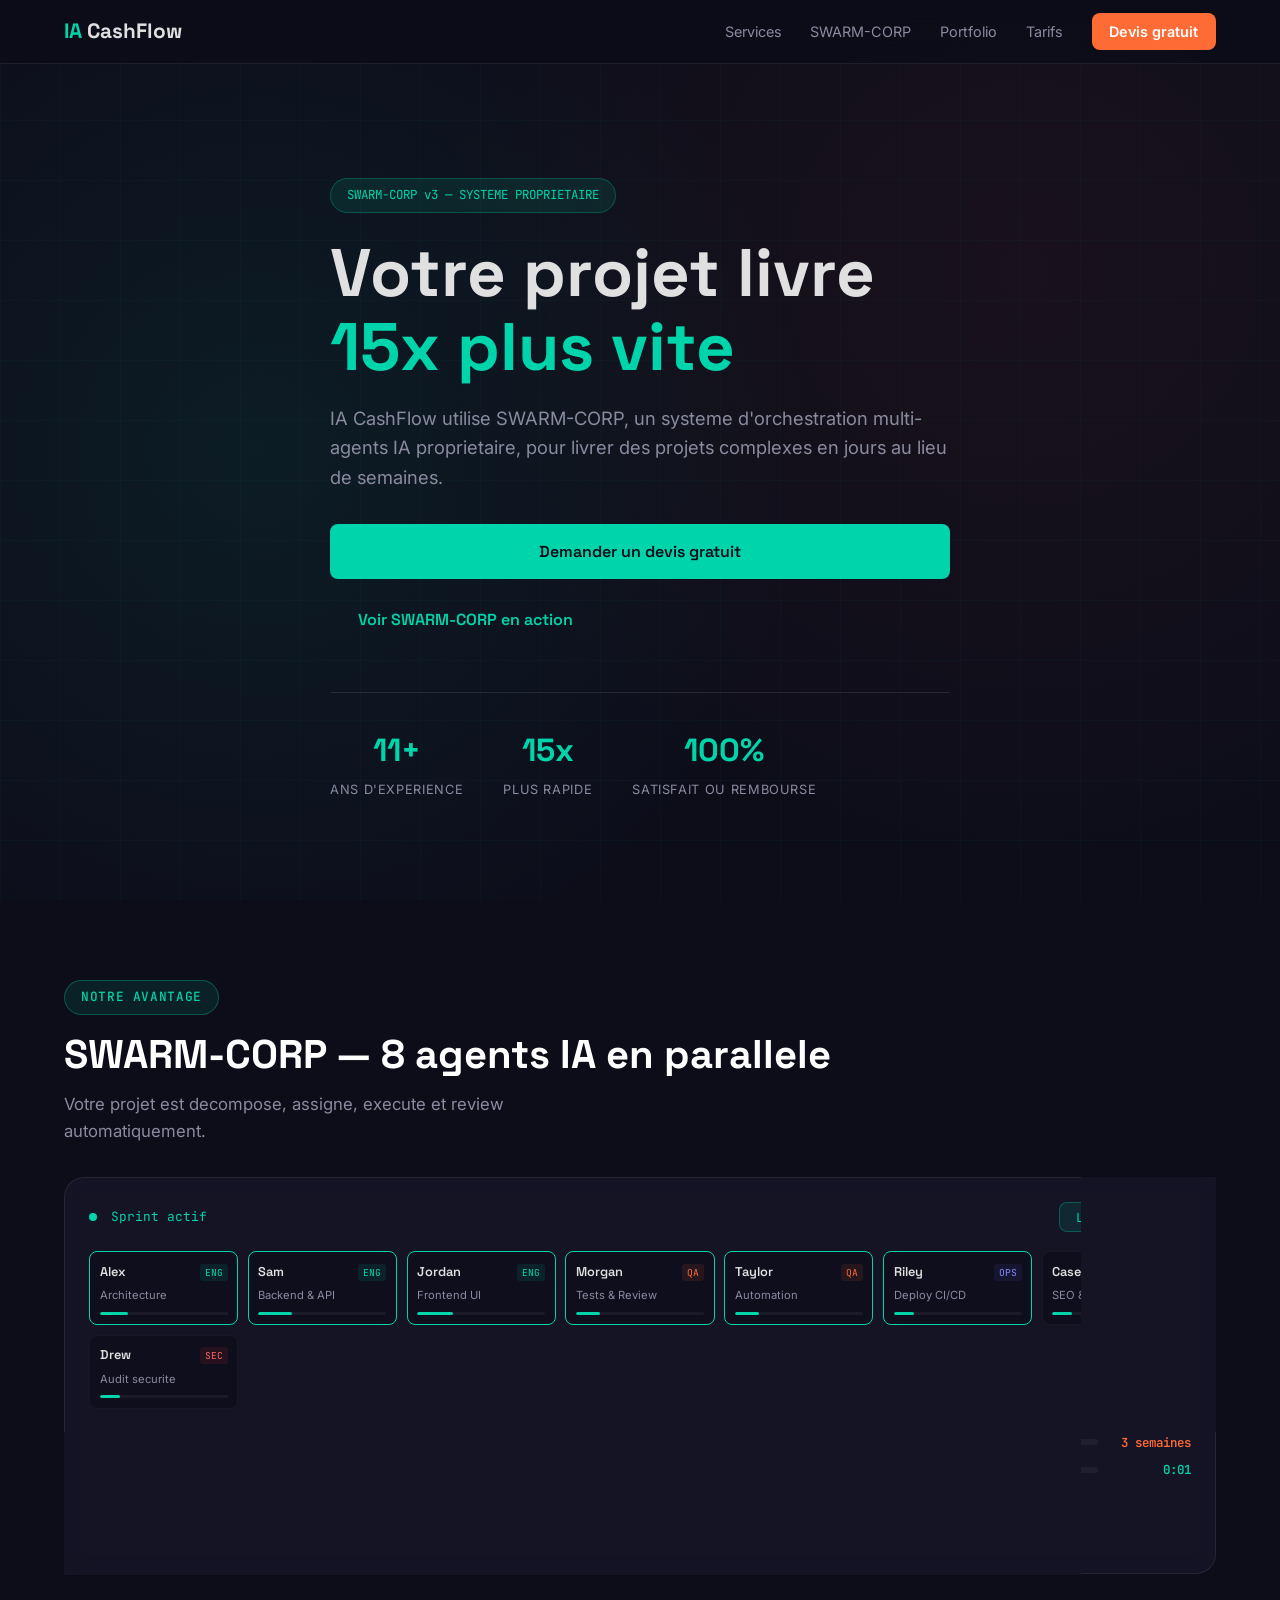
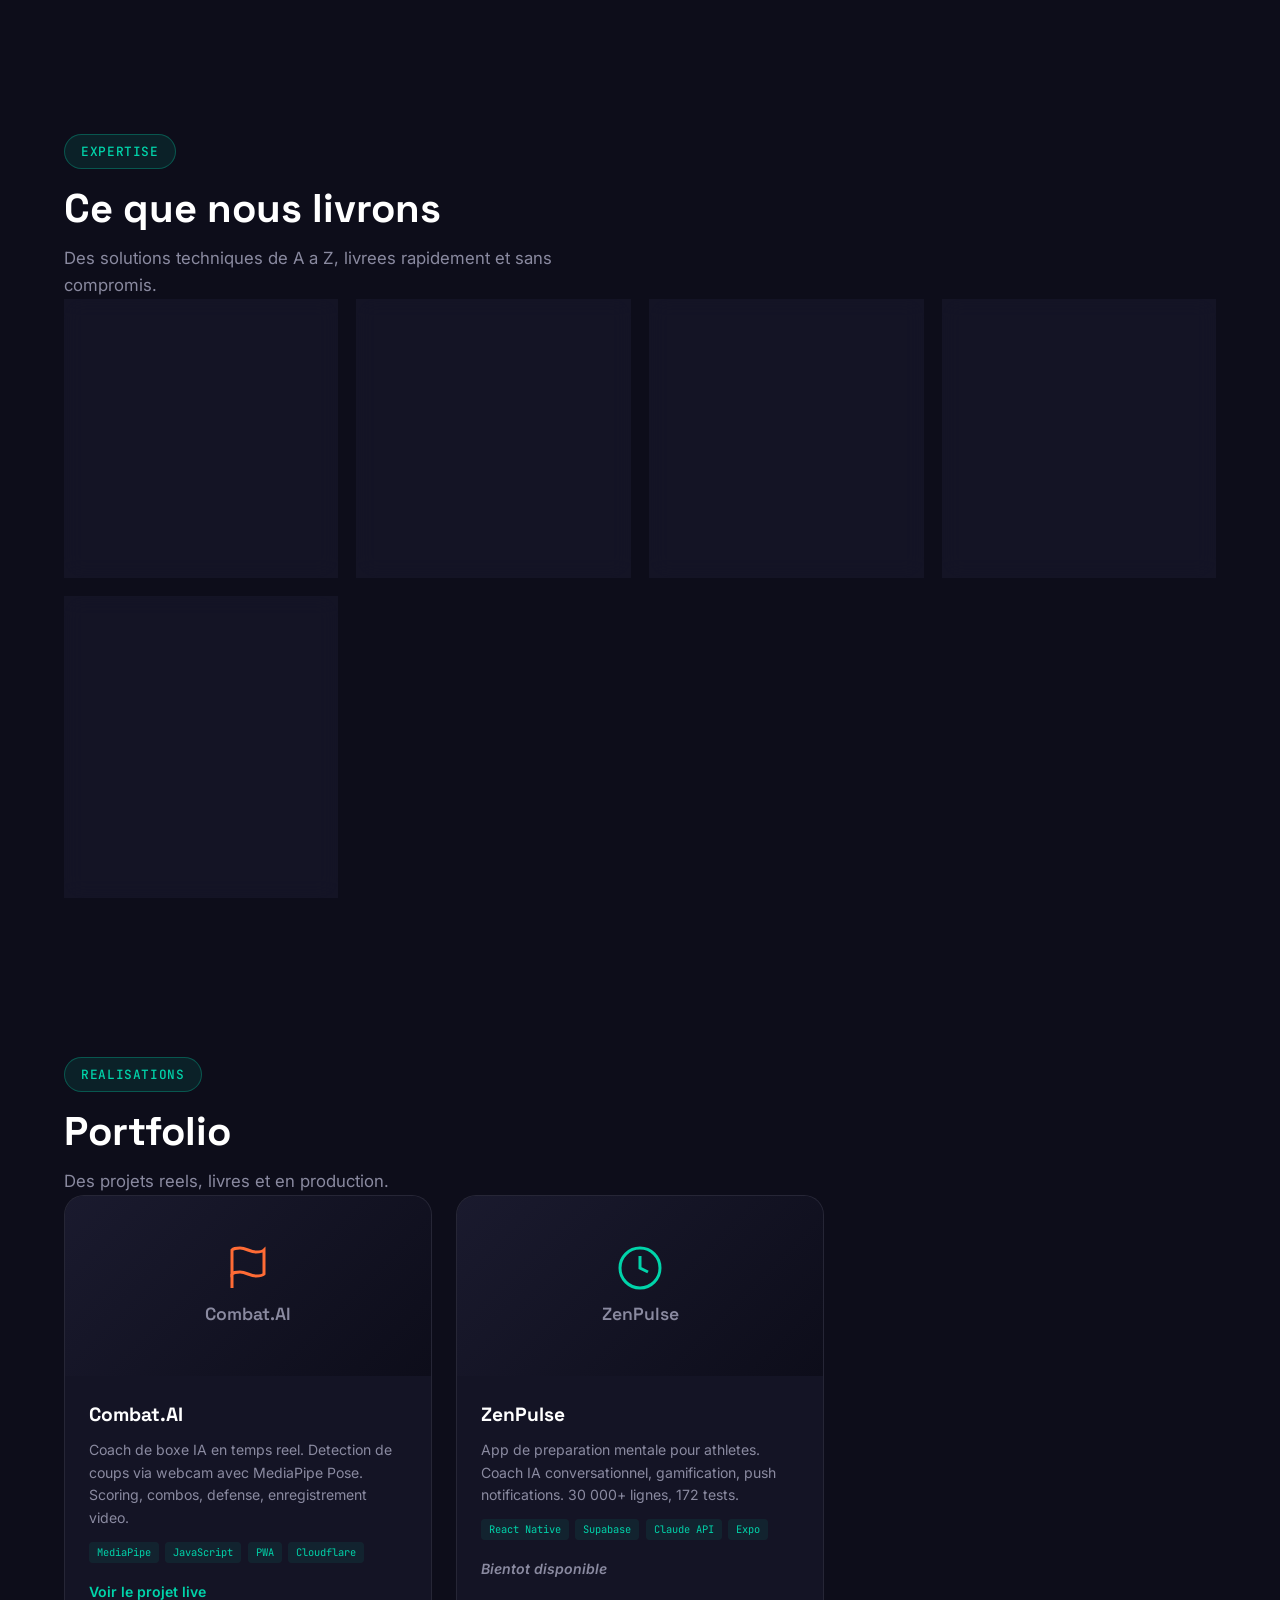
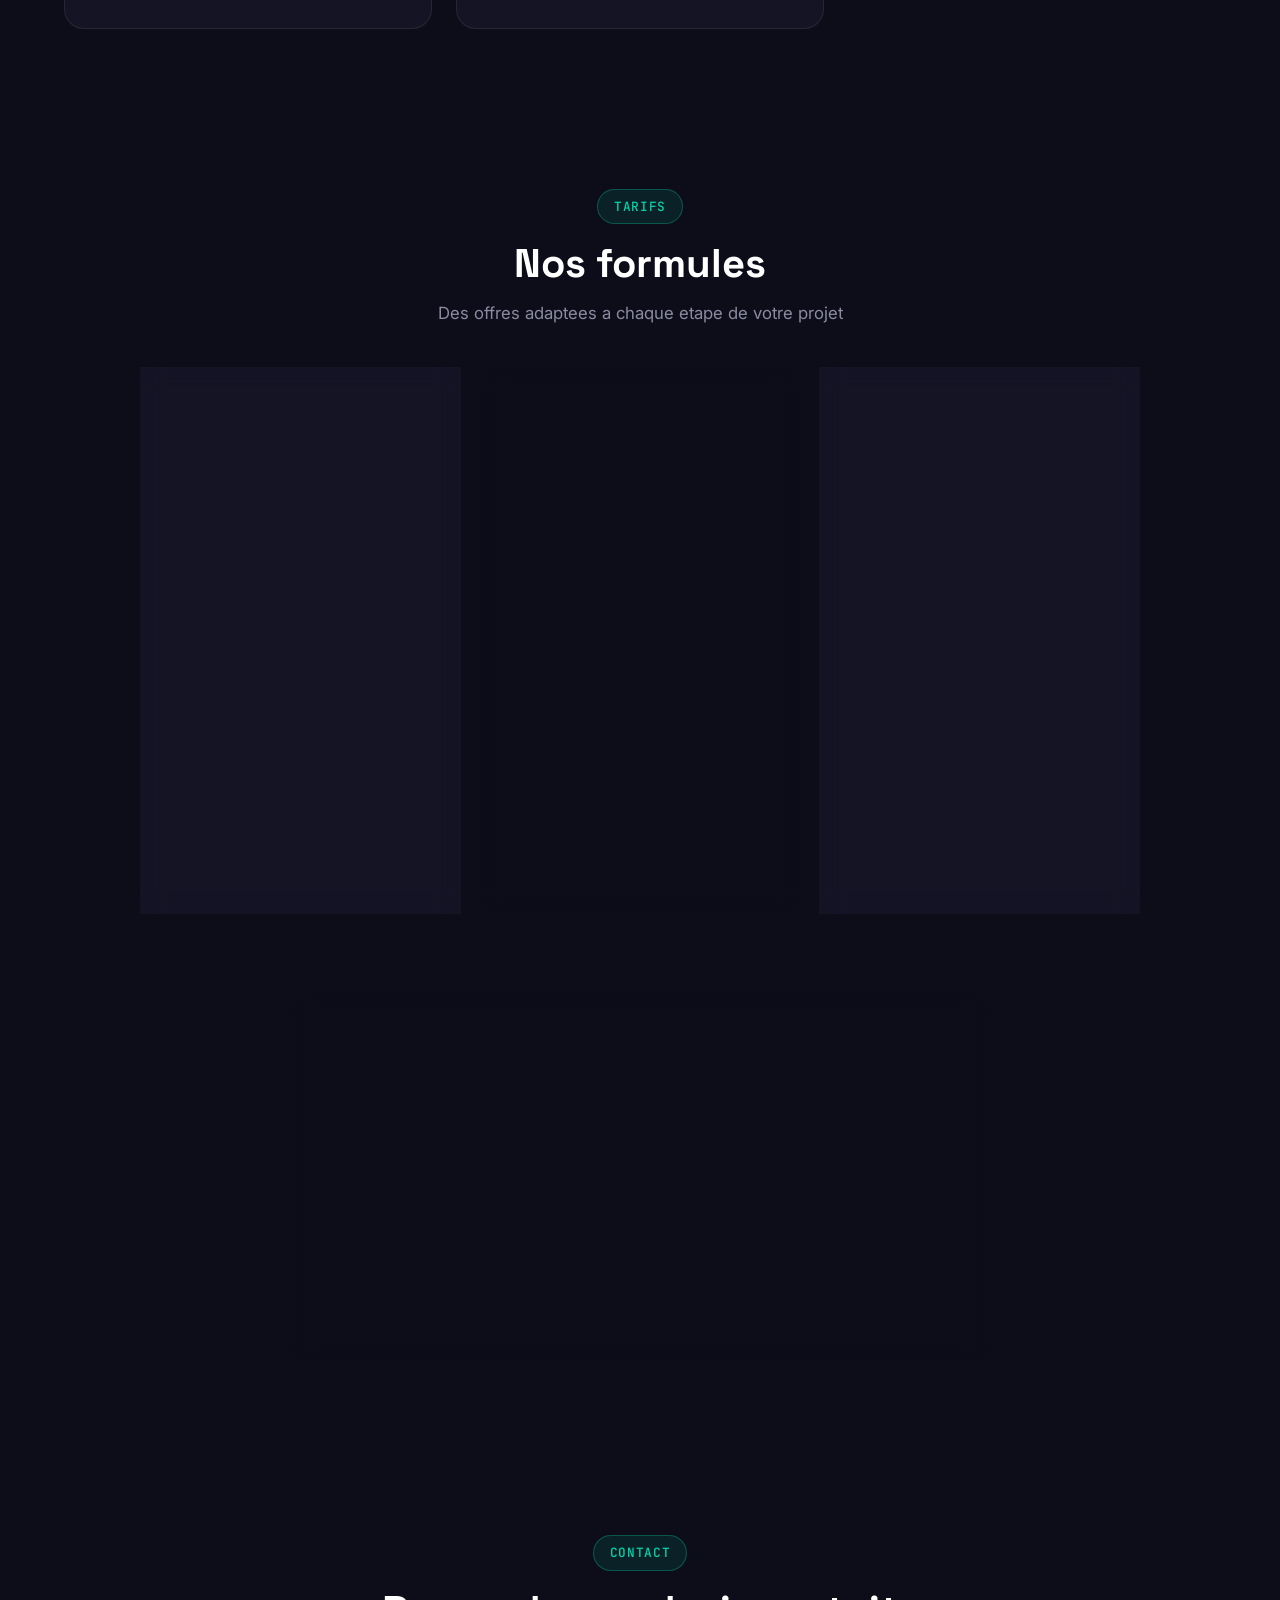
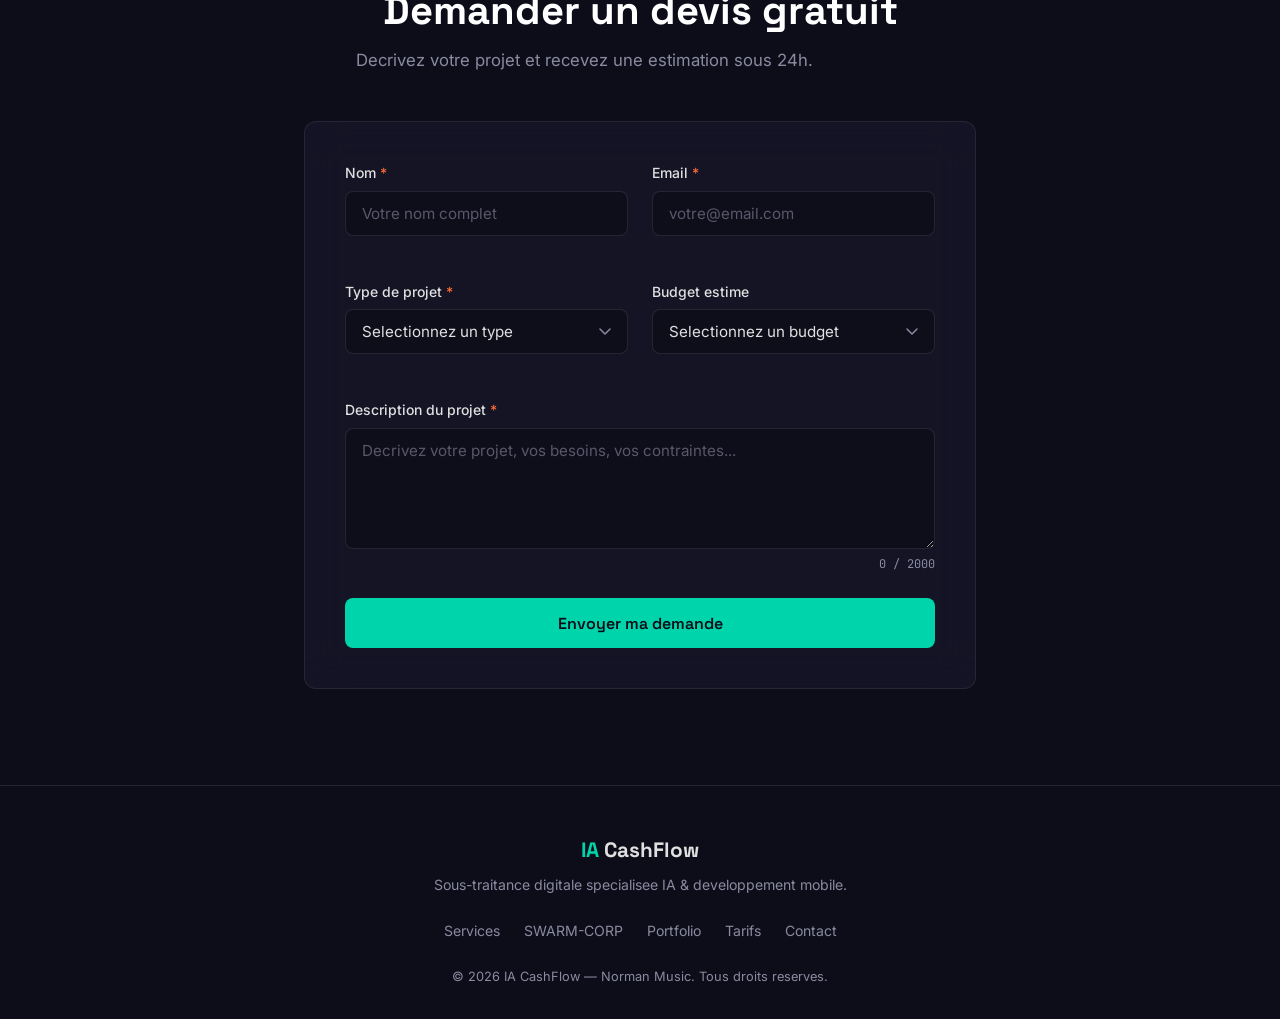
<file: index.html>
<!DOCTYPE html>
<html lang="fr">
<head>
  <meta charset="UTF-8">
  <meta name="viewport" content="width=device-width, initial-scale=1.0">
  <title>IA CashFlow — Developpement IA & Mobile x15 Plus Rapide | SWARM-CORP</title>
  <meta name="description" content="Agence IA specialisee en developpement mobile (React Native) et systemes intelligents. Livraison 15x plus rapide grace a SWARM-CORP, notre orchestrateur multi-agents IA.">
  <meta name="keywords" content="developpement IA, React Native, Supabase, agent IA, freelance IA France, SWARM-CORP, developpement mobile, intelligence artificielle, automatisation IA">
  <meta name="author" content="IA CashFlow">
  <meta name="robots" content="index, follow">
  <link rel="canonical" href="https://iacashflow.pro/">

  <!-- Open Graph -->
  <meta property="og:type" content="website">
  <meta property="og:title" content="IA CashFlow — Developpement IA & Mobile x15 Plus Rapide">
  <meta property="og:description" content="Agence IA specialisee en developpement mobile et systemes intelligents. Livraison 15x plus rapide grace a SWARM-CORP.">
  <meta property="og:url" content="https://iacashflow.pro/">
  <meta property="og:image" content="https://iacashflow.pro/assets/og-image.png">
  <meta property="og:site_name" content="IA CashFlow">
  <meta property="og:locale" content="fr_FR">

  <!-- Twitter Card -->
  <meta name="twitter:card" content="summary_large_image">
  <meta name="twitter:title" content="IA CashFlow — Developpement IA & Mobile x15 Plus Rapide">
  <meta name="twitter:description" content="Agence IA specialisee en developpement mobile et systemes intelligents. Livraison 15x plus rapide grace a SWARM-CORP.">
  <meta name="twitter:image" content="https://iacashflow.pro/assets/og-image.png">

  <!-- Structured Data -->
  <script type="application/ld+json">
  {
    "@context": "https://schema.org",
    "@type": "Organization",
    "name": "IA CashFlow",
    "url": "https://iacashflow.pro",
    "description": "Agence IA specialisee en developpement mobile et systemes intelligents. Livraison 15x plus rapide grace a SWARM-CORP.",
    "contactPoint": {
      "@type": "ContactPoint",
      "email": "nks.avenir@gmail.com",
      "contactType": "customer service",
      "availableLanguage": ["French", "English"]
    }
  }
  </script>
  <script type="application/ld+json">
  {
    "@context": "https://schema.org",
    "@type": "FAQPage",
    "mainEntity": [
      {
        "@type": "Question",
        "name": "Qu'est-ce que SWARM-CORP ?",
        "acceptedAnswer": { "@type": "Answer", "text": "SWARM-CORP est notre systeme proprietaire d'orchestration multi-agents IA. Il decompose un projet en taches paralleles traitees par 8 agents specialises, reduisant les delais par un facteur 15." }
      },
      {
        "@type": "Question",
        "name": "Quels types de projets realisez-vous ?",
        "acceptedAnswer": { "@type": "Answer", "text": "Applications mobiles iOS/Android (React Native), systemes IA sur mesure, backends Supabase, automatisation et conseil technique." }
      },
      {
        "@type": "Question",
        "name": "Comment fonctionne la garantie ?",
        "acceptedAnswer": { "@type": "Answer", "text": "Satisfait ou rembourse, sans conditions et sans asterisque." }
      }
    ]
  }
  </script>

  <!-- Google Fonts -->
  <link rel="preconnect" href="https://fonts.googleapis.com">
  <link rel="preconnect" href="https://fonts.gstatic.com" crossorigin>
  <link href="https://fonts.googleapis.com/css2?family=Space+Grotesk:wght@400;500;600;700&family=Inter:wght@300;400;500;600&family=JetBrains+Mono:wght@400;500&display=swap" rel="stylesheet">

  <link rel="stylesheet" href="style.css">
  <link rel="stylesheet" href="contact.css">
</head>
<body>

  <!-- ============================================
       NAV
       ============================================ -->
  <nav class="nav" id="nav">
    <div class="nav-inner">
      <a href="#" class="nav-logo">IA <span>CashFlow</span></a>
      <div class="nav-links" id="nav-links">
        <a href="#services">Services</a>
        <a href="#swarm">SWARM-CORP</a>
        <a href="#portfolio">Portfolio</a>
        <a href="#pricing">Tarifs</a>
        <a href="#contact" class="nav-cta">Devis gratuit</a>
      </div>
      <button class="nav-toggle" id="nav-toggle" aria-label="Menu">
        <span></span><span></span><span></span>
      </button>
    </div>
  </nav>

  <!-- ============================================
       HERO
       ============================================ -->
  <section class="hero" id="hero">
    <div class="hero-bg">
      <div class="hero-grid"></div>
    </div>
    <div class="container hero-content">
      <div class="hero-badge">SWARM-CORP v3 — SYSTEME PROPRIETAIRE</div>
      <h1 class="hero-title">
        Votre projet livre<br><span class="highlight">15x plus vite</span>
      </h1>
      <p class="hero-sub">
        IA CashFlow utilise SWARM-CORP, un systeme d'orchestration multi-agents IA proprietaire,
        pour livrer des projets complexes en jours au lieu de semaines.
      </p>
      <div class="hero-cta">
        <a href="#contact" class="btn btn-primary">Demander un devis gratuit</a>
        <a href="#swarm" class="btn btn-outline">Voir SWARM-CORP en action</a>
      </div>
      <div class="hero-stats">
        <div class="hero-stat"><span class="hero-stat-num">11+</span><span class="hero-stat-label">ans d'experience</span></div>
        <div class="hero-stat"><span class="hero-stat-num">15x</span><span class="hero-stat-label">plus rapide</span></div>
        <div class="hero-stat"><span class="hero-stat-num">100%</span><span class="hero-stat-label">satisfait ou rembourse</span></div>
      </div>
    </div>
  </section>

  <!-- ============================================
       SWARM-CORP MINI SHOWCASE
       ============================================ -->
  <section class="section swarm-section" id="swarm">
    <div class="container">
      <span class="section-tag">Notre avantage</span>
      <h2 class="section-title">SWARM-CORP — 8 agents IA en parallele</h2>
      <p class="section-subtitle">Votre projet est decompose, assigne, execute et review automatiquement.</p>

      <div class="swarm-demo">
        <div class="swarm-demo-header">
          <div class="swarm-demo-status"><span class="swarm-dot"></span> Sprint actif</div>
          <button class="swarm-demo-btn" id="swarm-start">Lancer la demo</button>
        </div>

        <div class="swarm-agents" id="swarm-agents">
          <div class="swarm-agent" data-idx="0"><div class="sa-top"><span class="sa-name">Alex</span><span class="sa-dept">ENG</span></div><div class="sa-task">Architecture</div><div class="sa-bar"><div class="sa-fill"></div></div></div>
          <div class="swarm-agent" data-idx="1"><div class="sa-top"><span class="sa-name">Sam</span><span class="sa-dept">ENG</span></div><div class="sa-task">Backend & API</div><div class="sa-bar"><div class="sa-fill"></div></div></div>
          <div class="swarm-agent" data-idx="2"><div class="sa-top"><span class="sa-name">Jordan</span><span class="sa-dept">ENG</span></div><div class="sa-task">Frontend UI</div><div class="sa-bar"><div class="sa-fill"></div></div></div>
          <div class="swarm-agent" data-idx="3"><div class="sa-top"><span class="sa-name">Morgan</span><span class="sa-dept qa">QA</span></div><div class="sa-task">Tests & Review</div><div class="sa-bar"><div class="sa-fill"></div></div></div>
          <div class="swarm-agent" data-idx="4"><div class="sa-top"><span class="sa-name">Taylor</span><span class="sa-dept qa">QA</span></div><div class="sa-task">Automation</div><div class="sa-bar"><div class="sa-fill"></div></div></div>
          <div class="swarm-agent" data-idx="5"><div class="sa-top"><span class="sa-name">Riley</span><span class="sa-dept ops">OPS</span></div><div class="sa-task">Deploy CI/CD</div><div class="sa-bar"><div class="sa-fill"></div></div></div>
          <div class="swarm-agent" data-idx="6"><div class="sa-top"><span class="sa-name">Casey</span><span class="sa-dept prod">PRD</span></div><div class="sa-task">SEO & Docs</div><div class="sa-bar"><div class="sa-fill"></div></div></div>
          <div class="swarm-agent" data-idx="7"><div class="sa-top"><span class="sa-name">Drew</span><span class="sa-dept sec">SEC</span></div><div class="sa-task">Audit securite</div><div class="sa-bar"><div class="sa-fill"></div></div></div>
        </div>

        <div class="swarm-compare">
          <div class="swarm-compare-item">
            <span class="swarm-compare-label">1 dev solo</span>
            <div class="swarm-compare-bar solo"><div class="swarm-compare-fill" style="width:100%"></div></div>
            <span class="swarm-compare-val" style="color:var(--color-accent)">3 semaines</span>
          </div>
          <div class="swarm-compare-item">
            <span class="swarm-compare-label">SWARM-CORP</span>
            <div class="swarm-compare-bar fast"><div class="swarm-compare-fill" id="swarm-timer-bar" style="width:0%"></div></div>
            <span class="swarm-compare-val" id="swarm-timer" style="color:var(--color-primary)">0:00</span>
          </div>
        </div>

        <div class="swarm-cta-wrap">
          <a href="swarm-corp.html" class="btn btn-outline">Voir la demo complete</a>
        </div>
      </div>
    </div>
  </section>

  <!-- ============================================
       SERVICES
       ============================================ -->
  <section class="section services-section" id="services">
    <div class="container">
      <span class="section-tag">Expertise</span>
      <h2 class="section-title">Ce que nous livrons</h2>
      <p class="section-subtitle">Des solutions techniques de A a Z, livrees rapidement et sans compromis.</p>

      <div class="services-grid">
        <div class="service-card" data-animate>
          <div class="service-icon">
            <svg width="32" height="32" viewBox="0 0 24 24" fill="none" stroke="currentColor" stroke-width="2" stroke-linecap="round" stroke-linejoin="round"><rect x="5" y="2" width="14" height="20" rx="2" ry="2"/><line x1="12" y1="18" x2="12" y2="18"/></svg>
          </div>
          <h3 class="service-title">Apps Mobile iOS/Android</h3>
          <p class="service-desc">React Native + Expo, de l'idee au store. Performances natives, codebase unique.</p>
          <div class="service-tags"><span>React Native</span><span>Expo</span><span>TypeScript</span></div>
        </div>

        <div class="service-card" data-animate>
          <div class="service-icon">
            <svg width="32" height="32" viewBox="0 0 24 24" fill="none" stroke="currentColor" stroke-width="2" stroke-linecap="round" stroke-linejoin="round"><path d="M12 2a4 4 0 0 1 4 4c0 1.95-1.4 3.58-3.25 3.93L12 22"/><path d="M12 2a4 4 0 0 0-4 4c0 1.95 1.4 3.58 3.25 3.93"/></svg>
          </div>
          <h3 class="service-title">Systemes IA sur mesure</h3>
          <p class="service-desc">Chatbots, RAG, agents conversationnels, fine-tuning. L'IA au service de votre business.</p>
          <div class="service-tags"><span>Claude API</span><span>LangChain</span><span>Python</span></div>
        </div>

        <div class="service-card" data-animate>
          <div class="service-icon">
            <svg width="32" height="32" viewBox="0 0 24 24" fill="none" stroke="currentColor" stroke-width="2" stroke-linecap="round" stroke-linejoin="round"><path d="M4 15s1-1 4-1 5 2 8 2 4-1 4-1V3s-1 1-4 1-5-2-8-2-4 1-4 1z"/><line x1="4" y1="22" x2="4" y2="15"/></svg>
          </div>
          <h3 class="service-title">Backend & API</h3>
          <p class="service-desc">Supabase : auth, base de donnees, Edge Functions, temps reel. Scalable et securise.</p>
          <div class="service-tags"><span>Supabase</span><span>PostgreSQL</span><span>Edge Functions</span></div>
        </div>

        <div class="service-card" data-animate>
          <div class="service-icon">
            <svg width="32" height="32" viewBox="0 0 24 24" fill="none" stroke="currentColor" stroke-width="2" stroke-linecap="round" stroke-linejoin="round"><polyline points="16 3 21 3 21 8"/><line x1="4" y1="20" x2="21" y2="3"/><polyline points="21 16 21 21 16 21"/><line x1="15" y1="15" x2="21" y2="21"/><line x1="4" y1="4" x2="9" y2="9"/></svg>
          </div>
          <h3 class="service-title">Automatisation</h3>
          <p class="service-desc">Workflows IA, scraping intelligent, pipelines de donnees. Gagnez des heures chaque semaine.</p>
          <div class="service-tags"><span>Python</span><span>Agents IA</span><span>Docker</span></div>
        </div>

        <div class="service-card" data-animate>
          <div class="service-icon">
            <svg width="32" height="32" viewBox="0 0 24 24" fill="none" stroke="currentColor" stroke-width="2" stroke-linecap="round" stroke-linejoin="round"><circle cx="11" cy="11" r="8"/><line x1="21" y1="21" x2="16.65" y2="16.65"/></svg>
          </div>
          <h3 class="service-title">Audit & Conseil</h3>
          <p class="service-desc">Architecture technique, revue de code, optimisation de performance. Un regard expert sur votre stack.</p>
          <div class="service-tags"><span>Code Review</span><span>Architecture</span><span>Performance</span></div>
        </div>
      </div>
    </div>
  </section>

  <!-- ============================================
       PORTFOLIO
       ============================================ -->
  <section class="section portfolio-section" id="portfolio">
    <div class="container">
      <span class="section-tag">Realisations</span>
      <h2 class="section-title">Portfolio</h2>
      <p class="section-subtitle">Des projets reels, livres et en production.</p>

      <div class="portfolio-grid">
        <div class="portfolio-card" data-animate>
          <div class="portfolio-preview">
            <div class="portfolio-placeholder">
              <svg width="48" height="48" viewBox="0 0 24 24" fill="none" stroke="var(--color-accent)" stroke-width="1.5"><path d="M4 15s1-1 4-1 5 2 8 2 4-1 4-1V3s-1 1-4 1-5-2-8-2-4 1-4 1z"/><line x1="4" y1="22" x2="4" y2="15"/></svg>
              <span>Combat.AI</span>
            </div>
          </div>
          <div class="portfolio-info">
            <h3>Combat.AI</h3>
            <p>Coach de boxe IA en temps reel. Detection de coups via webcam avec MediaPipe Pose. Scoring, combos, defense, enregistrement video.</p>
            <div class="portfolio-tags">
              <span>MediaPipe</span><span>JavaScript</span><span>PWA</span><span>Cloudflare</span>
            </div>
            <a href="https://kilua18.github.io/combat-ai/" target="_blank" rel="noopener noreferrer" class="portfolio-link">Voir le projet live</a>
          </div>
        </div>

        <div class="portfolio-card" data-animate>
          <div class="portfolio-preview">
            <div class="portfolio-placeholder">
              <svg width="48" height="48" viewBox="0 0 24 24" fill="none" stroke="var(--color-primary)" stroke-width="1.5"><circle cx="12" cy="12" r="10"/><path d="M12 6v6l4 2"/></svg>
              <span>ZenPulse</span>
            </div>
          </div>
          <div class="portfolio-info">
            <h3>ZenPulse</h3>
            <p>App de preparation mentale pour athletes. Coach IA conversationnel, gamification, push notifications. 30 000+ lignes, 172 tests.</p>
            <div class="portfolio-tags">
              <span>React Native</span><span>Supabase</span><span>Claude API</span><span>Expo</span>
            </div>
            <span class="portfolio-link portfolio-link--soon">Bientot disponible</span>
          </div>
        </div>
      </div>
    </div>
  </section>

  <!-- ============================================
       PRICING — (cree par agent-3 / task-006)
       ============================================ -->
  <section id="pricing" class="section pricing-section">
    <div class="container">
      <span class="section-tag">Tarifs</span>
      <h2 class="section-title">Nos formules</h2>
      <p class="section-subtitle">Des offres adaptees a chaque etape de votre projet</p>

      <div class="pricing-grid">
        <div class="pricing-card" data-animate>
          <div class="pricing-card-header">
            <span class="pricing-badge">Rapide</span>
            <h3 class="pricing-plan-name">Sprint</h3>
            <p class="pricing-duration">1 semaine</p>
          </div>
          <div class="pricing-card-body">
            <p class="pricing-description">Ideal pour valider une idee rapidement avec un MVP ou un Proof of Concept fonctionnel.</p>
            <ul class="pricing-features">
              <li>MVP / POC fonctionnel</li>
              <li>Design UI de base</li>
              <li>1 iteration incluse</li>
              <li>Livraison en 5 jours</li>
              <li>Support 7 jours post-livraison</li>
            </ul>
          </div>
          <div class="pricing-card-footer">
            <a href="#contact" class="btn btn-outline">Demander un devis</a>
          </div>
        </div>

        <div class="pricing-card pricing-card--featured" data-animate>
          <div class="pricing-card-popular">Populaire</div>
          <div class="pricing-card-header">
            <span class="pricing-badge">Complet</span>
            <h3 class="pricing-plan-name">Projet</h3>
            <p class="pricing-duration">1 a 3 mois</p>
          </div>
          <div class="pricing-card-body">
            <p class="pricing-description">Application complete, de la conception au deploiement. La solution ideale pour lancer votre produit.</p>
            <ul class="pricing-features">
              <li>Application complete (mobile ou web)</li>
              <li>Design UI/UX sur mesure</li>
              <li>Backend & API inclus</li>
              <li>Tests & QA automatises</li>
              <li>Deploiement stores / production</li>
              <li>Support 30 jours post-livraison</li>
            </ul>
          </div>
          <div class="pricing-card-footer">
            <a href="#contact" class="btn btn-primary">Demander un devis</a>
          </div>
        </div>

        <div class="pricing-card" data-animate>
          <div class="pricing-card-header">
            <span class="pricing-badge">Continu</span>
            <h3 class="pricing-plan-name">Retainer</h3>
            <p class="pricing-duration">Mensuel</p>
          </div>
          <div class="pricing-card-body">
            <p class="pricing-description">Maintenance continue et evolutions regulieres. Votre equipe tech externalisee, disponible chaque mois.</p>
            <ul class="pricing-features">
              <li>Maintenance & monitoring</li>
              <li>Evolutions mensuelles</li>
              <li>Support prioritaire</li>
              <li>Rapports mensuels</li>
              <li>Heures flexibles</li>
            </ul>
          </div>
          <div class="pricing-card-footer">
            <a href="#contact" class="btn btn-outline">Demander un devis</a>
          </div>
        </div>
      </div>
    </div>
  </section>

  <!-- ============================================
       GARANTIE
       ============================================ -->
  <section id="garantie" class="section garantie-section">
    <div class="container">
      <div class="garantie-card" data-animate>
        <div class="garantie-icon" aria-hidden="true">
          <svg width="48" height="48" viewBox="0 0 48 48" fill="none"><circle cx="24" cy="24" r="22" stroke="var(--color-primary)" stroke-width="2.5"/><path d="M15 24.5L21 30.5L33 18.5" stroke="var(--color-primary)" stroke-width="2.5" stroke-linecap="round" stroke-linejoin="round"/></svg>
        </div>
        <h2 class="garantie-title">Satisfait ou rembourse</h2>
        <p class="garantie-text">Sans conditions, sans asterisque. Si le resultat ne correspond pas a vos attentes, nous vous remboursons integralement.</p>
        <a href="#contact" class="btn btn-primary">Lancer votre projet</a>
      </div>
    </div>
  </section>

  <!-- ============================================
       CONTACT — (cree par agent-2 / task-007)
       ============================================ -->
  <section id="contact" class="section contact-section">
    <div class="container">
      <div class="contact-header">
        <span class="section-tag">Contact</span>
        <h2 class="section-title">Demander un devis gratuit</h2>
        <p class="section-subtitle">Decrivez votre projet et recevez une estimation sous 24h.</p>
      </div>

      <form id="contact-form" class="contact-form" novalidate>
        <div class="form-group">
          <label for="contact-name" class="form-label">Nom <span class="required">*</span></label>
          <input type="text" id="contact-name" name="name" class="form-input" placeholder="Votre nom complet" required minlength="2" maxlength="100" autocomplete="name">
          <span class="form-error" id="error-name"></span>
        </div>

        <div class="form-group">
          <label for="contact-email" class="form-label">Email <span class="required">*</span></label>
          <input type="email" id="contact-email" name="email" class="form-input" placeholder="votre@email.com" required maxlength="254" autocomplete="email">
          <span class="form-error" id="error-email"></span>
        </div>

        <div class="form-group">
          <label for="contact-project-type" class="form-label">Type de projet <span class="required">*</span></label>
          <select id="contact-project-type" name="project_type" class="form-select" required>
            <option value="" disabled selected>Selectionnez un type</option>
            <option value="app-mobile">App Mobile</option>
            <option value="systeme-ia">Systeme IA</option>
            <option value="backend-api">Backend / API</option>
            <option value="automatisation">Automatisation</option>
            <option value="autre">Autre</option>
          </select>
          <span class="form-error" id="error-project-type"></span>
        </div>

        <div class="form-group">
          <label for="contact-budget" class="form-label">Budget estime</label>
          <select id="contact-budget" name="budget" class="form-select">
            <option value="" disabled selected>Selectionnez un budget</option>
            <option value="moins-5k">&lt; 5 000 &euro;</option>
            <option value="5k-10k">5 000 - 10 000 &euro;</option>
            <option value="10k-25k">10 000 - 25 000 &euro;</option>
            <option value="25k-plus">25 000 &euro; +</option>
            <option value="a-definir">A definir</option>
          </select>
        </div>

        <div class="form-group form-group--full">
          <label for="contact-description" class="form-label">Description du projet <span class="required">*</span></label>
          <textarea id="contact-description" name="description" class="form-textarea" placeholder="Decrivez votre projet, vos besoins, vos contraintes..." required minlength="10" maxlength="2000" rows="5"></textarea>
          <div class="textarea-footer">
            <span class="form-error" id="error-description"></span>
            <span class="char-count" id="char-count">0 / 2000</span>
          </div>
        </div>

        <div class="form-group form-group--full form-submit">
          <button type="submit" class="btn btn-primary btn-submit" id="btn-submit">
            <span class="btn-text">Envoyer ma demande</span>
            <span class="btn-loader" aria-hidden="true"></span>
          </button>
        </div>

        <div id="form-status" class="form-status" role="alert" aria-live="polite"></div>
      </form>
    </div>
  </section>

  <!-- ============================================
       FOOTER
       ============================================ -->
  <footer class="footer">
    <div class="container footer-inner">
      <div class="footer-brand">
        <span class="nav-logo">IA <span>CashFlow</span></span>
        <p>Sous-traitance digitale specialisee IA & developpement mobile.</p>
      </div>
      <div class="footer-links">
        <a href="#services">Services</a>
        <a href="#swarm">SWARM-CORP</a>
        <a href="#portfolio">Portfolio</a>
        <a href="#pricing">Tarifs</a>
        <a href="#contact">Contact</a>
      </div>
      <div class="footer-copy">
        &copy; 2026 IA CashFlow — Norman Music. Tous droits reserves.
      </div>
    </div>
  </footer>

  <script src="main.js"></script>
  <script src="contact.js"></script>
</body>
</html>
</file>
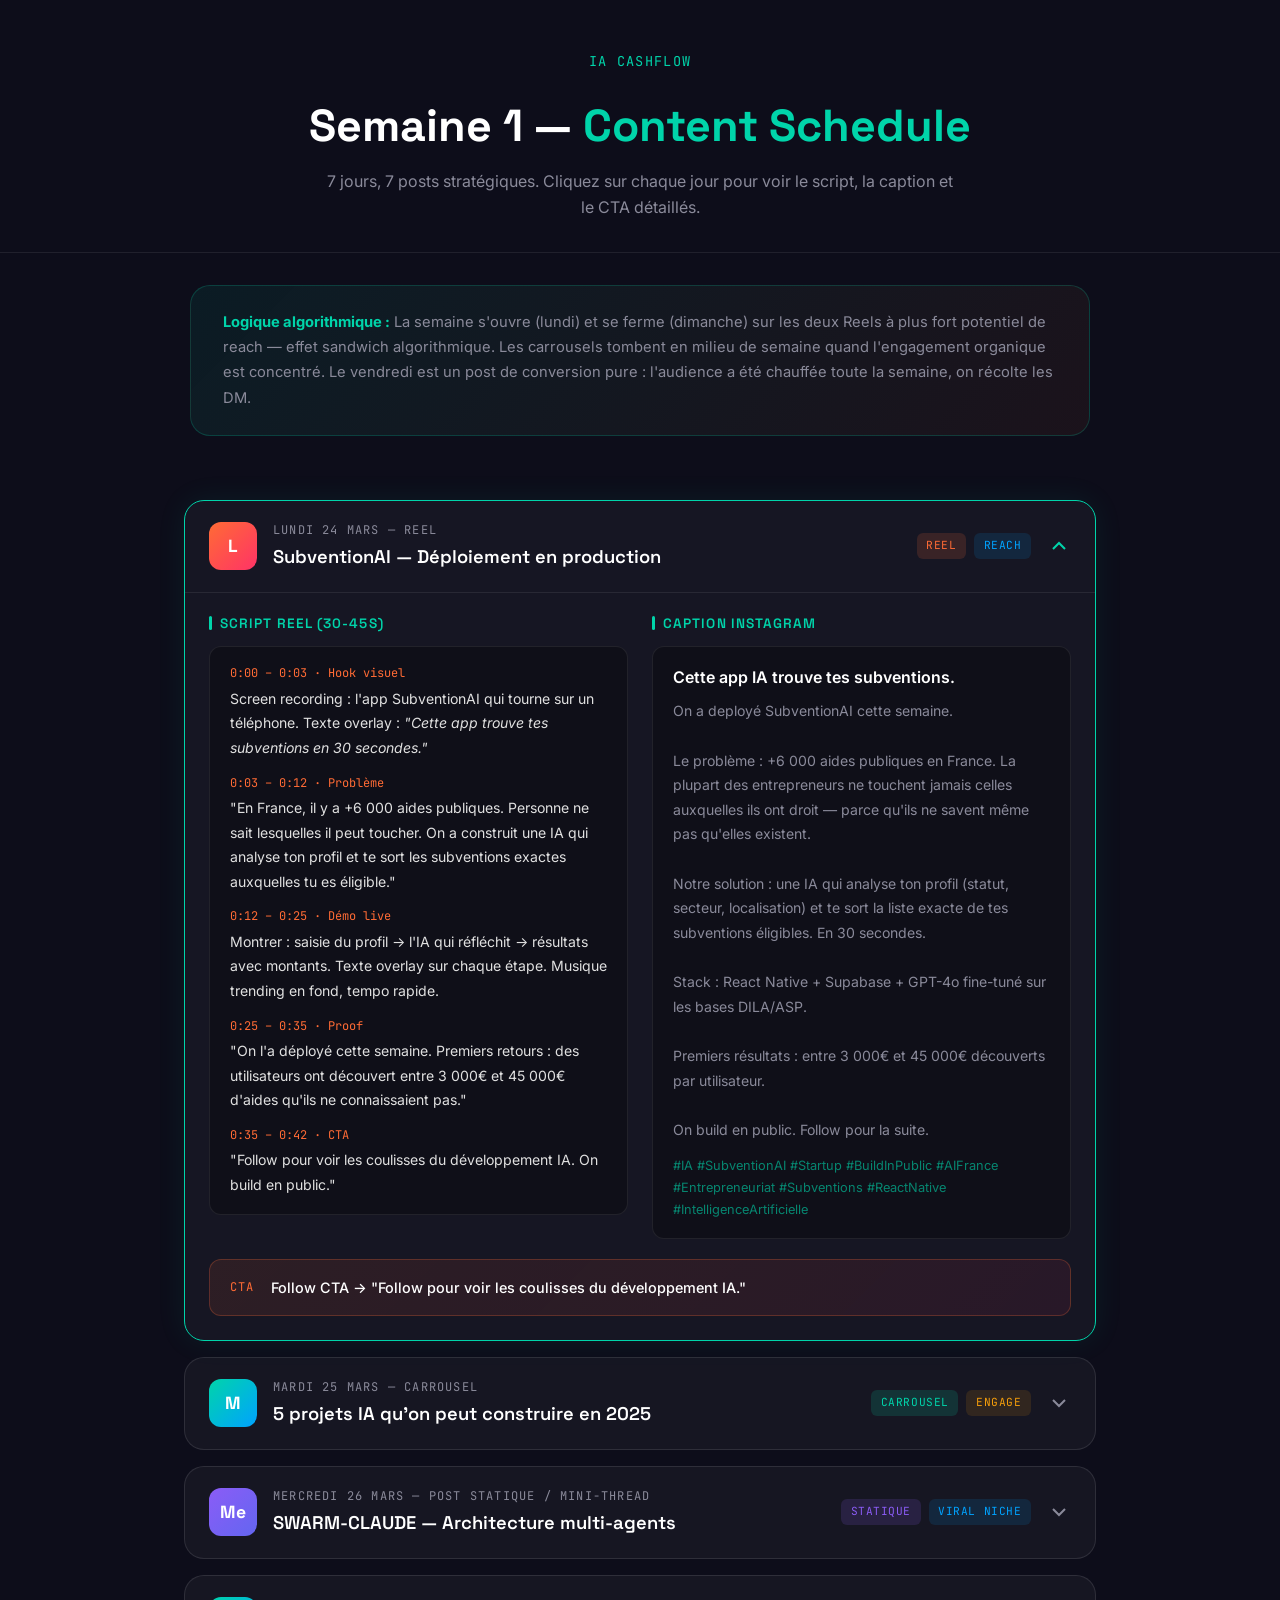
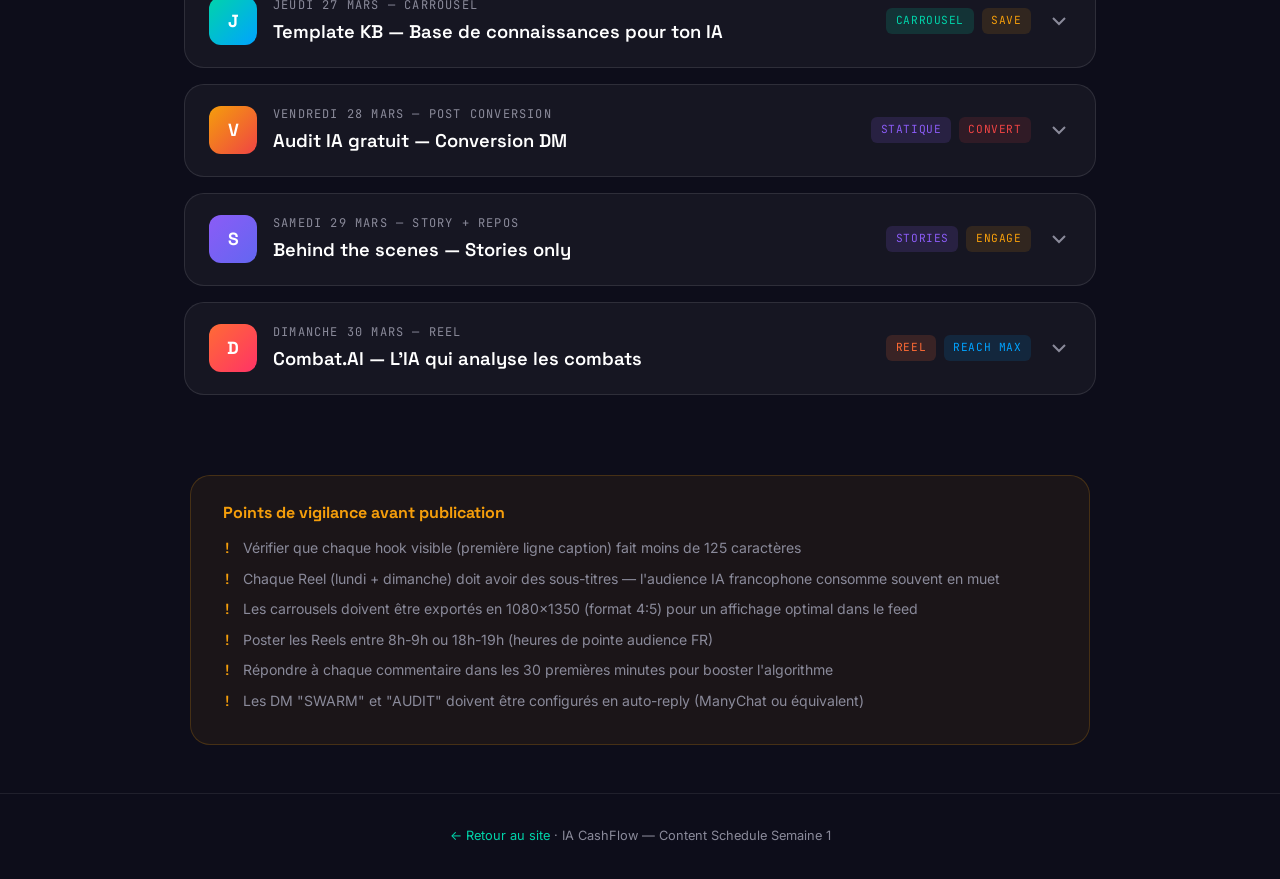
<file: content-semaine-1.html>
<!DOCTYPE html>
<html lang="fr">
<head>
  <meta charset="UTF-8">
  <meta name="viewport" content="width=device-width, initial-scale=1.0">
  <title>Semaine 1 — Planning Content Instagram | IA CashFlow</title>
  <meta name="description" content="Planning de contenu Instagram semaine 1 — IA CashFlow. 7 jours, 7 posts stratégiques pour maximiser reach et conversion.">
  <meta name="robots" content="noindex, nofollow">
  <link rel="preconnect" href="https://fonts.googleapis.com">
  <link rel="preconnect" href="https://fonts.gstatic.com" crossorigin>
  <link href="https://fonts.googleapis.com/css2?family=Inter:wght@400;500;600;700&family=Space+Grotesk:wght@500;600;700&family=JetBrains+Mono:wght@400;500&display=swap" rel="stylesheet">
  <style>
    :root {
      --color-primary: #00D4AA;
      --color-secondary: #1A1A2E;
      --color-accent: #FF6B35;
      --color-bg: #0D0D1A;
      --color-text: #E0E0E0;
      --color-text-muted: #8A8A9A;
      --color-border: rgba(255, 255, 255, 0.08);
      --color-glass-bg: rgba(255, 255, 255, 0.04);
      --color-glass-border: rgba(255, 255, 255, 0.1);
      --font-heading: 'Space Grotesk', sans-serif;
      --font-body: 'Inter', sans-serif;
      --font-mono: 'JetBrains Mono', monospace;
      --radius-md: 12px;
      --radius-lg: 20px;
    }

    *, *::before, *::after { margin: 0; padding: 0; box-sizing: border-box; }
    html { scroll-behavior: smooth; }
    body {
      font-family: var(--font-body);
      background: var(--color-bg);
      color: var(--color-text);
      line-height: 1.6;
      -webkit-font-smoothing: antialiased;
    }

    /* --- Header --- */
    .page-header {
      text-align: center;
      padding: 3rem 1.5rem 2rem;
      border-bottom: 1px solid var(--color-border);
    }
    .page-header a {
      color: var(--color-primary);
      text-decoration: none;
      font-family: var(--font-mono);
      font-size: 0.85rem;
      letter-spacing: 0.1em;
      text-transform: uppercase;
    }
    .page-header h1 {
      font-family: var(--font-heading);
      font-size: clamp(1.8rem, 5vw, 2.8rem);
      font-weight: 700;
      color: #fff;
      margin: 1rem 0 0.5rem;
    }
    .page-header h1 span { color: var(--color-primary); }
    .page-header p {
      color: var(--color-text-muted);
      max-width: 640px;
      margin: 0 auto;
      font-size: 1rem;
    }

    /* --- Strategy Banner --- */
    .strategy-banner {
      max-width: 900px;
      margin: 2rem auto;
      padding: 1.5rem 2rem;
      background: linear-gradient(135deg, rgba(0,212,170,0.08), rgba(255,107,53,0.06));
      border: 1px solid rgba(0,212,170,0.2);
      border-radius: var(--radius-lg);
      font-size: 0.92rem;
      color: var(--color-text-muted);
      line-height: 1.7;
    }
    .strategy-banner strong { color: var(--color-primary); }

    /* --- Week Grid --- */
    .week-container {
      max-width: 960px;
      margin: 0 auto;
      padding: 2rem 1.5rem 4rem;
    }

    /* --- Day Card --- */
    .day-card {
      background: var(--color-glass-bg);
      border: 1px solid var(--color-glass-border);
      border-radius: var(--radius-lg);
      margin-bottom: 1rem;
      overflow: hidden;
      transition: border-color 0.3s ease, box-shadow 0.3s ease;
    }
    .day-card:hover {
      border-color: rgba(0, 212, 170, 0.25);
    }
    .day-card.active {
      border-color: var(--color-primary);
      box-shadow: 0 0 30px rgba(0,212,170,0.08);
    }

    /* --- Day Header (clickable) --- */
    .day-header {
      display: flex;
      align-items: center;
      gap: 1rem;
      padding: 1.25rem 1.5rem;
      cursor: pointer;
      user-select: none;
      transition: background 0.2s ease;
    }
    .day-header:hover { background: rgba(255,255,255,0.02); }

    .day-number {
      flex-shrink: 0;
      width: 48px;
      height: 48px;
      display: flex;
      align-items: center;
      justify-content: center;
      border-radius: 12px;
      font-family: var(--font-heading);
      font-size: 1.1rem;
      font-weight: 700;
      color: #fff;
    }
    .day-number.reel { background: linear-gradient(135deg, #FF6B35, #FF3366); }
    .day-number.carousel { background: linear-gradient(135deg, #00D4AA, #00A3FF); }
    .day-number.static { background: linear-gradient(135deg, #8B5CF6, #6366F1); }
    .day-number.conversion { background: linear-gradient(135deg, #F59E0B, #EF4444); }

    .day-meta { flex: 1; min-width: 0; }
    .day-meta .day-label {
      font-family: var(--font-mono);
      font-size: 0.75rem;
      color: var(--color-text-muted);
      text-transform: uppercase;
      letter-spacing: 0.1em;
    }
    .day-meta .day-title {
      font-family: var(--font-heading);
      font-size: 1.15rem;
      font-weight: 600;
      color: #fff;
      margin-top: 0.15rem;
    }

    .day-badges {
      display: flex;
      gap: 0.5rem;
      flex-shrink: 0;
    }
    .badge {
      font-family: var(--font-mono);
      font-size: 0.7rem;
      padding: 0.25rem 0.6rem;
      border-radius: 6px;
      text-transform: uppercase;
      letter-spacing: 0.05em;
      white-space: nowrap;
    }
    .badge-reel { background: rgba(255,107,53,0.15); color: #FF6B35; }
    .badge-carousel { background: rgba(0,212,170,0.15); color: #00D4AA; }
    .badge-static { background: rgba(139,92,246,0.15); color: #8B5CF6; }
    .badge-reach { background: rgba(0,163,255,0.12); color: #00A3FF; }
    .badge-engage { background: rgba(245,158,11,0.12); color: #F59E0B; }
    .badge-convert { background: rgba(239,68,68,0.12); color: #EF4444; }

    .day-chevron {
      flex-shrink: 0;
      width: 24px;
      height: 24px;
      color: var(--color-text-muted);
      transition: transform 0.3s ease, color 0.3s ease;
    }
    .day-card.active .day-chevron {
      transform: rotate(180deg);
      color: var(--color-primary);
    }

    /* --- Day Content (expandable) --- */
    .day-content {
      max-height: 0;
      overflow: hidden;
      transition: max-height 0.4s ease;
    }
    .day-content-inner {
      padding: 0 1.5rem 1.5rem;
      border-top: 1px solid var(--color-border);
    }

    .content-grid {
      display: grid;
      grid-template-columns: 1fr 1fr;
      gap: 1.5rem;
      margin-top: 1.25rem;
    }
    @media (max-width: 700px) {
      .content-grid { grid-template-columns: 1fr; }
      .day-badges { display: none; }
    }

    .content-block h3 {
      font-family: var(--font-heading);
      font-size: 0.85rem;
      font-weight: 600;
      color: var(--color-primary);
      text-transform: uppercase;
      letter-spacing: 0.08em;
      margin-bottom: 0.75rem;
      display: flex;
      align-items: center;
      gap: 0.5rem;
    }
    .content-block h3::before {
      content: '';
      width: 3px;
      height: 14px;
      background: var(--color-primary);
      border-radius: 2px;
    }

    .script-block {
      background: rgba(0,0,0,0.3);
      border: 1px solid var(--color-border);
      border-radius: var(--radius-md);
      padding: 1rem 1.25rem;
      font-size: 0.88rem;
      line-height: 1.75;
      color: var(--color-text);
    }
    .script-block .timestamp {
      font-family: var(--font-mono);
      font-size: 0.75rem;
      color: var(--color-accent);
      display: block;
      margin-top: 0.75rem;
      margin-bottom: 0.15rem;
    }
    .script-block .timestamp:first-child { margin-top: 0; }

    .caption-block {
      background: rgba(0,0,0,0.3);
      border: 1px solid var(--color-border);
      border-radius: var(--radius-md);
      padding: 1rem 1.25rem;
      font-size: 0.88rem;
      line-height: 1.75;
    }
    .caption-block .hook {
      color: #fff;
      font-weight: 600;
      font-size: 1rem;
      display: block;
      margin-bottom: 0.5rem;
    }
    .caption-block .body { color: var(--color-text-muted); }
    .caption-block .hashtags {
      display: block;
      margin-top: 0.75rem;
      font-size: 0.8rem;
      color: rgba(0,212,170,0.6);
    }

    .cta-box {
      margin-top: 1.25rem;
      padding: 1rem 1.25rem;
      background: linear-gradient(135deg, rgba(255,107,53,0.1), rgba(255,51,102,0.08));
      border: 1px solid rgba(255,107,53,0.25);
      border-radius: var(--radius-md);
      display: flex;
      align-items: center;
      gap: 1rem;
    }
    .cta-box .cta-label {
      font-family: var(--font-mono);
      font-size: 0.75rem;
      color: var(--color-accent);
      text-transform: uppercase;
      letter-spacing: 0.1em;
      flex-shrink: 0;
    }
    .cta-box .cta-text {
      font-size: 0.9rem;
      color: #fff;
      font-weight: 500;
    }

    /* Slides list for carousels */
    .slides-list {
      list-style: none;
      counter-reset: slide;
    }
    .slides-list li {
      counter-increment: slide;
      padding: 0.6rem 0;
      border-bottom: 1px solid var(--color-border);
      font-size: 0.88rem;
      display: flex;
      gap: 0.75rem;
      align-items: baseline;
    }
    .slides-list li:last-child { border-bottom: none; }
    .slides-list li::before {
      content: counter(slide);
      font-family: var(--font-mono);
      font-size: 0.75rem;
      color: var(--color-primary);
      background: rgba(0,212,170,0.1);
      width: 24px;
      height: 24px;
      display: flex;
      align-items: center;
      justify-content: center;
      border-radius: 6px;
      flex-shrink: 0;
    }

    /* --- Vigilance Section --- */
    .vigilance {
      max-width: 900px;
      margin: 0 auto 3rem;
      padding: 1.5rem 2rem;
      background: rgba(245,158,11,0.06);
      border: 1px solid rgba(245,158,11,0.2);
      border-radius: var(--radius-lg);
    }
    .vigilance h3 {
      font-family: var(--font-heading);
      font-size: 1rem;
      color: #F59E0B;
      margin-bottom: 0.75rem;
    }
    .vigilance ul {
      list-style: none;
      padding: 0;
    }
    .vigilance li {
      position: relative;
      padding-left: 1.25rem;
      margin-bottom: 0.5rem;
      font-size: 0.88rem;
      color: var(--color-text-muted);
    }
    .vigilance li::before {
      content: '!';
      position: absolute;
      left: 0;
      font-family: var(--font-mono);
      font-weight: 700;
      color: #F59E0B;
    }

    /* --- Footer --- */
    .page-footer {
      text-align: center;
      padding: 2rem 1.5rem;
      border-top: 1px solid var(--color-border);
      font-size: 0.8rem;
      color: var(--color-text-muted);
    }
    .page-footer a { color: var(--color-primary); text-decoration: none; }
  </style>
</head>
<body>

  <!-- Header -->
  <header class="page-header">
    <a href="index.html">IA CashFlow</a>
    <h1>Semaine 1 — <span>Content Schedule</span></h1>
    <p>7 jours, 7 posts stratégiques. Cliquez sur chaque jour pour voir le script, la caption et le CTA détaillés.</p>
  </header>

  <!-- Strategy Banner -->
  <div class="strategy-banner">
    <strong>Logique algorithmique :</strong> La semaine s'ouvre (lundi) et se ferme (dimanche) sur les deux Reels à plus fort potentiel de reach — effet sandwich algorithmique. Les carrousels tombent en milieu de semaine quand l'engagement organique est concentré. Le vendredi est un post de conversion pure : l'audience a été chauffée toute la semaine, on récolte les DM.
  </div>

  <!-- Week -->
  <div class="week-container">

    <!-- ===== LUNDI ===== -->
    <article class="day-card" data-day="1">
      <div class="day-header" onclick="toggleDay(this)">
        <div class="day-number reel">L</div>
        <div class="day-meta">
          <div class="day-label">Lundi 24 mars — Reel</div>
          <div class="day-title">SubventionAI — Déploiement en production</div>
        </div>
        <div class="day-badges">
          <span class="badge badge-reel">Reel</span>
          <span class="badge badge-reach">Reach</span>
        </div>
        <svg class="day-chevron" viewBox="0 0 24 24" fill="none" stroke="currentColor" stroke-width="2"><path d="M6 9l6 6 6-6"/></svg>
      </div>
      <div class="day-content">
        <div class="day-content-inner">
          <div class="content-grid">
            <div class="content-block">
              <h3>Script Reel (30-45s)</h3>
              <div class="script-block">
                <span class="timestamp">0:00 – 0:03 · Hook visuel</span>
                Screen recording : l'app SubventionAI qui tourne sur un téléphone. Texte overlay : <em>"Cette app trouve tes subventions en 30 secondes."</em>
                <span class="timestamp">0:03 – 0:12 · Problème</span>
                "En France, il y a +6 000 aides publiques. Personne ne sait lesquelles il peut toucher. On a construit une IA qui analyse ton profil et te sort les subventions exactes auxquelles tu es éligible."
                <span class="timestamp">0:12 – 0:25 · Démo live</span>
                Montrer : saisie du profil → l'IA qui réfléchit → résultats avec montants. Texte overlay sur chaque étape. Musique trending en fond, tempo rapide.
                <span class="timestamp">0:25 – 0:35 · Proof</span>
                "On l'a déployé cette semaine. Premiers retours : des utilisateurs ont découvert entre 3 000€ et 45 000€ d'aides qu'ils ne connaissaient pas."
                <span class="timestamp">0:35 – 0:42 · CTA</span>
                "Follow pour voir les coulisses du développement IA. On build en public."
              </div>
            </div>
            <div class="content-block">
              <h3>Caption Instagram</h3>
              <div class="caption-block">
                <span class="hook">Cette app IA trouve tes subventions.</span>
                <span class="body">
                  On a deployé SubventionAI cette semaine.<br><br>
                  Le problème : +6 000 aides publiques en France. La plupart des entrepreneurs ne touchent jamais celles auxquelles ils ont droit — parce qu'ils ne savent même pas qu'elles existent.<br><br>
                  Notre solution : une IA qui analyse ton profil (statut, secteur, localisation) et te sort la liste exacte de tes subventions éligibles. En 30 secondes.<br><br>
                  Stack : React Native + Supabase + GPT-4o fine-tuné sur les bases DILA/ASP.<br><br>
                  Premiers résultats : entre 3 000€ et 45 000€ découverts par utilisateur.<br><br>
                  On build en public. Follow pour la suite.
                </span>
                <span class="hashtags">#IA #SubventionAI #Startup #BuildInPublic #AIFrance #Entrepreneuriat #Subventions #ReactNative #IntelligenceArtificielle</span>
              </div>
            </div>
          </div>
          <div class="cta-box">
            <span class="cta-label">CTA</span>
            <span class="cta-text">Follow CTA → "Follow pour voir les coulisses du développement IA."</span>
          </div>
        </div>
      </div>
    </article>

    <!-- ===== MARDI ===== -->
    <article class="day-card" data-day="2">
      <div class="day-header" onclick="toggleDay(this)">
        <div class="day-number carousel">M</div>
        <div class="day-meta">
          <div class="day-label">Mardi 25 mars — Carrousel</div>
          <div class="day-title">5 projets IA qu'on peut construire en 2025</div>
        </div>
        <div class="day-badges">
          <span class="badge badge-carousel">Carrousel</span>
          <span class="badge badge-engage">Engage</span>
        </div>
        <svg class="day-chevron" viewBox="0 0 24 24" fill="none" stroke="currentColor" stroke-width="2"><path d="M6 9l6 6 6-6"/></svg>
      </div>
      <div class="day-content">
        <div class="day-content-inner">
          <div class="content-grid">
            <div class="content-block">
              <h3>Slides du carrousel (7 slides)</h3>
              <div class="script-block">
                <ol class="slides-list">
                  <li><strong>Cover :</strong> "5 apps IA que tu peux lancer en 2025 (avec la stack exacte)" — fond sombre, typo bold, emoji fusée.</li>
                  <li><strong>App 1 :</strong> Assistant juridique IA — "Analyse tes contrats et détecte les clauses à risque." Stack : GPT-4o + LangChain + Pinecone. Marché : freelances & TPE.</li>
                  <li><strong>App 2 :</strong> Générateur de business plan IA — "Un BP bankable en 10 minutes." Stack : Claude API + React + Supabase. Marché : porteurs de projet.</li>
                  <li><strong>App 3 :</strong> Chatbot SAV multi-canal — "Répond sur WhatsApp, Insta, email en simultané." Stack : n8n + OpenAI + Twilio. Marché : e-commerce. <em>(Texte overlay : "Mon préféré →")</em></li>
                  <li><strong>App 4 :</strong> Dashboard analytics IA — "Prédit ton chiffre d'affaires à 90 jours." Stack : Python + Streamlit + Prophet. Marché : SaaS B2B.</li>
                  <li><strong>App 5 :</strong> App de matching subventions (SubventionAI) — "Trouve tes aides en 30s." Stack : React Native + Supabase + GPT-4o fine-tuné. Marché : toute la France.</li>
                  <li><strong>CTA slide :</strong> "Save ce post → tu me remercieras quand tu choisiras ton prochain projet. Follow @iacashflow pour les tutos de build."</li>
                </ol>
              </div>
            </div>
            <div class="content-block">
              <h3>Caption Instagram</h3>
              <div class="caption-block">
                <span class="hook">5 apps IA à lancer en 2025.</span>
                <span class="body">
                  J'ai listé 5 projets IA concrets que n'importe quel dev (ou non-dev avec les bons outils no-code) peut lancer cette année.<br><br>
                  Pour chacun : l'idée, la stack technique exacte, et le marché cible.<br><br>
                  La slide 4 c'est mon préféré — un chatbot SAV qui gère WhatsApp + Insta + email en même temps. Le genre de truc que les e-commerçants paieraient 500€/mois sans hésiter.<br><br>
                  La slide 6 c'est un projet qu'on a réellement construit (SubventionAI). Si ça t'intéresse de voir comment on l'a build → c'est sur mon profil.<br><br>
                  Save pour y revenir. Slide par slide.
                </span>
                <span class="hashtags">#IA #SaaS #StartupIdeas #BuildInPublic #NoCode #IntelligenceArtificielle #Entrepreneuriat #IAFrance #TechFR</span>
              </div>
            </div>
          </div>
          <div class="cta-box">
            <span class="cta-label">CTA</span>
            <span class="cta-text">Save CTA → "Save ce post. La slide 4 = mon préféré." — force le swipe + la sauvegarde.</span>
          </div>
        </div>
      </div>
    </article>

    <!-- ===== MERCREDI ===== -->
    <article class="day-card" data-day="3">
      <div class="day-header" onclick="toggleDay(this)">
        <div class="day-number static">Me</div>
        <div class="day-meta">
          <div class="day-label">Mercredi 26 mars — Post statique / mini-thread</div>
          <div class="day-title">SWARM-CLAUDE — Architecture multi-agents</div>
        </div>
        <div class="day-badges">
          <span class="badge badge-static">Statique</span>
          <span class="badge badge-reach">Viral niche</span>
        </div>
        <svg class="day-chevron" viewBox="0 0 24 24" fill="none" stroke="currentColor" stroke-width="2"><path d="M6 9l6 6 6-6"/></svg>
      </div>
      <div class="day-content">
        <div class="day-content-inner">
          <div class="content-grid">
            <div class="content-block">
              <h3>Visuel + Script</h3>
              <div class="script-block">
                <span class="timestamp">Visuel principal</span>
                Schéma d'architecture type "whiteboard" : un nœud central "SWARM Orchestrator" avec 5 branches vers des agents (Agent Code, Agent QA, Agent Deploy, Agent Design, Agent Data). Style néon sur fond sombre. Texte overlay : <em>"Comment on livre 15x plus vite."</em>
                <span class="timestamp">Contenu du post</span>
                "SWARM-CORP, c'est notre système interne. Un orchestrateur IA qui coordonne plusieurs agents Claude en parallèle.<br><br>
                Chaque agent a un rôle :<br>
                → Agent Code : écrit le code<br>
                → Agent QA : teste en temps réel<br>
                → Agent Deploy : pousse en production<br>
                → Agent Design : génère les assets UI<br>
                → Agent Data : structure la base de données<br><br>
                Résultat : ce qui prend 3 semaines à une équipe de 5, on le fait en 2 jours.<br><br>
                C'est pas de la magie — c'est de l'orchestration multi-agents. Et c'est le futur du développement logiciel."
              </div>
            </div>
            <div class="content-block">
              <h3>Caption Instagram</h3>
              <div class="caption-block">
                <span class="hook">On a remplacé une équipe de 5 par 5 agents IA.</span>
                <span class="body">
                  Pas pour virer des gens. Pour aller 15x plus vite.<br><br>
                  SWARM-CORP, c'est notre orchestrateur multi-agents. Chaque agent Claude a un rôle dédié. Ils travaillent en parallèle, se corrigent entre eux, et livrent du code production-ready.<br><br>
                  Le diagramme dans le post montre l'architecture réelle qu'on utilise.<br><br>
                  Si tu veux comprendre comment implémenter un système multi-agents pour ton business → envoie "SWARM" en DM. Je t'envoie le breakdown technique complet.<br><br>
                  C'est le post le plus technique que j'ai fait. Si ça parle à 10 personnes, ça valait le coup.
                </span>
                <span class="hashtags">#SWARM #MultiAgents #ClaudeAI #IA #Orchestration #DevIA #AIEngineering #BuildInPublic #TechFR #FutureOfWork</span>
              </div>
            </div>
          </div>
          <div class="cta-box">
            <span class="cta-label">CTA</span>
            <span class="cta-text">DM CTA → Envoie "SWARM" en DM pour le breakdown technique. (Haute valeur perçue = DM justifié)</span>
          </div>
        </div>
      </div>
    </article>

    <!-- ===== JEUDI ===== -->
    <article class="day-card" data-day="4">
      <div class="day-header" onclick="toggleDay(this)">
        <div class="day-number carousel">J</div>
        <div class="day-meta">
          <div class="day-label">Jeudi 27 mars — Carrousel</div>
          <div class="day-title">Template KB — Base de connaissances pour ton IA</div>
        </div>
        <div class="day-badges">
          <span class="badge badge-carousel">Carrousel</span>
          <span class="badge badge-engage">Save</span>
        </div>
        <svg class="day-chevron" viewBox="0 0 24 24" fill="none" stroke="currentColor" stroke-width="2"><path d="M6 9l6 6 6-6"/></svg>
      </div>
      <div class="day-content">
        <div class="day-content-inner">
          <div class="content-grid">
            <div class="content-block">
              <h3>Slides du carrousel (6 slides)</h3>
              <div class="script-block">
                <ol class="slides-list">
                  <li><strong>Cover :</strong> "Le template que j'utilise pour alimenter mes IA" — visuel : capture d'écran Notion floutée avec overlay texte.</li>
                  <li><strong>Le problème :</strong> "90% des gens qui utilisent ChatGPT/Claude lui parlent sans contexte. Résultat : des réponses génériques. La différence entre une IA moyenne et une IA qui performe → la base de connaissances qu'on lui donne."</li>
                  <li><strong>Structure KB :</strong> "Mon template en 4 sections : 1) Contexte business (qui tu es, ton marché) 2) Tone of voice (exemples réels de ton style) 3) Base clients (personas, objections, besoins) 4) Historique projets (ce qui a marché, ce qui a foiré)"</li>
                  <li><strong>Exemple concret :</strong> "Pour SubventionAI, notre KB fait 12 pages. L'IA connaît chaque type de subvention, chaque critère d'éligibilité, chaque edge case. C'est pour ça qu'elle est précise."</li>
                  <li><strong>Pro tip :</strong> "Ton KB doit évoluer. Chaque semaine, ajoute les nouvelles infos : retours clients, cas d'usage, données marché. Une IA avec une KB vivante &gt; une IA avec un prompt statique."</li>
                  <li><strong>CTA slide :</strong> "Save ce carrousel. Je drop le template Notion gratuit la semaine prochaine. Follow pour ne pas le rater."</li>
                </ol>
              </div>
            </div>
            <div class="content-block">
              <h3>Caption Instagram</h3>
              <div class="caption-block">
                <span class="hook">Ton IA est nulle ? C'est pas l'IA le problème.</span>
                <span class="body">
                  C'est ce que tu lui donnes.<br><br>
                  La plupart des gens promptent dans le vide. Pas de contexte, pas de données, pas de structure. Et après ils disent "ChatGPT c'est nul".<br><br>
                  Le secret des gens qui ont des résultats insane avec l'IA → ils ont une base de connaissances structurée.<br><br>
                  Dans ce carrousel, je te montre le template exact qu'on utilise chez IA CashFlow. 4 sections, applicable à n'importe quel business.<br><br>
                  La semaine prochaine je drop le template Notion gratuit. Save ce post + follow pour être notifié.<br><br>
                  Slide 3 = la structure. Slide 5 = le pro tip qui change tout.
                </span>
                <span class="hashtags">#IA #Prompt #KnowledgeBase #ChatGPT #Claude #Template #Productivité #AITips #BuildInPublic #Notion</span>
              </div>
            </div>
          </div>
          <div class="cta-box">
            <span class="cta-label">CTA</span>
            <span class="cta-text">Save + Follow CTA → "Save ce post. Template Notion gratuit la semaine prochaine." — force save + follow.</span>
          </div>
        </div>
      </div>
    </article>

    <!-- ===== VENDREDI ===== -->
    <article class="day-card" data-day="5">
      <div class="day-header" onclick="toggleDay(this)">
        <div class="day-number conversion">V</div>
        <div class="day-meta">
          <div class="day-label">Vendredi 28 mars — Post conversion</div>
          <div class="day-title">Audit IA gratuit — Conversion DM</div>
        </div>
        <div class="day-badges">
          <span class="badge badge-static">Statique</span>
          <span class="badge badge-convert">Convert</span>
        </div>
        <svg class="day-chevron" viewBox="0 0 24 24" fill="none" stroke="currentColor" stroke-width="2"><path d="M6 9l6 6 6-6"/></svg>
      </div>
      <div class="day-content">
        <div class="day-content-inner">
          <div class="content-grid">
            <div class="content-block">
              <h3>Visuel + Script</h3>
              <div class="script-block">
                <span class="timestamp">Visuel</span>
                Design épuré. Fond sombre. Texte centré en gros : <em>"Audit IA gratuit pour ton business"</em>. Sous-texte : "15 minutes. 3 recommandations concrètes." Logo IA CashFlow en bas.
                <span class="timestamp">Angle</span>
                Post court, direct, orienté action. Pas d'éducation, pas de storytelling — pure conversion. L'audience a consommé du contenu toute la semaine. Ce post récolte l'intention.
              </div>
            </div>
            <div class="content-block">
              <h3>Caption Instagram</h3>
              <div class="caption-block">
                <span class="hook">Cette semaine j'offre 10 audits IA gratuits.</span>
                <span class="body">
                  Pas un template générique. Un vrai appel de 15 min où j'analyse ton business et je te donne 3 actions concrètes pour intégrer l'IA.<br><br>
                  Ce que tu repars avec :<br>
                  → Les 3 tâches à automatiser en priorité<br>
                  → La stack IA recommandée pour ton cas<br>
                  → Un plan d'action sur 30 jours<br><br>
                  Pourquoi gratuit ? Parce que 70% des gens qui font cet audit finissent par bosser avec nous. On préfère montrer plutôt que promettre.<br><br>
                  Pour réserver : envoie "AUDIT" en DM.<br><br>
                  10 places. Quand c'est plein, c'est plein.
                </span>
                <span class="hashtags">#IA #Audit #Gratuit #BusinessIA #Automatisation #ConsultingIA #IAFrance #Entrepreneur #FreelanceIA</span>
              </div>
            </div>
          </div>
          <div class="cta-box">
            <span class="cta-label">CTA</span>
            <span class="cta-text">DM CTA → Envoie "AUDIT" en DM. (Mot-clé court = passage à l'action facilité. Urgence : 10 places.)</span>
          </div>
        </div>
      </div>
    </article>

    <!-- ===== SAMEDI ===== -->
    <article class="day-card" data-day="6">
      <div class="day-header" onclick="toggleDay(this)">
        <div class="day-number static">S</div>
        <div class="day-meta">
          <div class="day-label">Samedi 29 mars — Story + Repos</div>
          <div class="day-title">Behind the scenes — Stories only</div>
        </div>
        <div class="day-badges">
          <span class="badge badge-static">Stories</span>
          <span class="badge badge-engage">Engage</span>
        </div>
        <svg class="day-chevron" viewBox="0 0 24 24" fill="none" stroke="currentColor" stroke-width="2"><path d="M6 9l6 6 6-6"/></svg>
      </div>
      <div class="day-content">
        <div class="day-content-inner">
          <div class="content-grid">
            <div class="content-block">
              <h3>Stories (3-5 stories)</h3>
              <div class="script-block">
                <span class="timestamp">Story 1 · Setup</span>
                Photo/vidéo du setup de travail. Texte : "Samedi matin. Les agents SWARM tournent. Moi je code." Sticker sondage : "Vous bossez le samedi ? OUI / NON MAIS OUI"
                <span class="timestamp">Story 2 · Teasing</span>
                Screen recording flou d'un nouveau projet en cours. Texte : "Nouveau projet IA en cours... Vous devinez c'est quoi ?" Sticker quiz avec 3 options.
                <span class="timestamp">Story 3 · Récap semaine</span>
                Texte sur fond : "Cette semaine → SubventionAI déployé, SWARM expliqué, 5 idées de projets IA partagées. Semaine prochaine → encore plus lourd." Sticker : "Hâte ? 🔥"
                <span class="timestamp">Story 4 · Rappel DM</span>
                "Il reste des places pour l'audit IA gratuit. DM 'AUDIT' si t'as pas encore réservé." Lien sticker vers le post vendredi.
              </div>
            </div>
            <div class="content-block">
              <h3>Objectif</h3>
              <div class="caption-block">
                <span class="hook">Pas de post feed le samedi.</span>
                <span class="body">
                  Le samedi est réservé aux stories uniquement. Objectifs :<br><br>
                  → Maintenir la présence sans fatiguer l'algorithme du feed<br>
                  → Humaniser le compte (behind the scenes)<br>
                  → Récupérer les derniers DM "AUDIT" avec un rappel soft<br>
                  → Teaser la semaine suivante pour maintenir l'anticipation<br><br>
                  Les stickers (sondage, quiz) boostent le taux de réponse stories, ce qui augmente le positionnement dans le story tray de l'audience.
                </span>
              </div>
            </div>
          </div>
          <div class="cta-box">
            <span class="cta-label">CTA</span>
            <span class="cta-text">Rappel soft "AUDIT" en story 4 + stickers engagement sur chaque story.</span>
          </div>
        </div>
      </div>
    </article>

    <!-- ===== DIMANCHE ===== -->
    <article class="day-card" data-day="7">
      <div class="day-header" onclick="toggleDay(this)">
        <div class="day-number reel">D</div>
        <div class="day-meta">
          <div class="day-label">Dimanche 30 mars — Reel</div>
          <div class="day-title">Combat.AI — L'IA qui analyse les combats</div>
        </div>
        <div class="day-badges">
          <span class="badge badge-reel">Reel</span>
          <span class="badge badge-reach">Reach max</span>
        </div>
        <svg class="day-chevron" viewBox="0 0 24 24" fill="none" stroke="currentColor" stroke-width="2"><path d="M6 9l6 6 6-6"/></svg>
      </div>
      <div class="day-content">
        <div class="day-content-inner">
          <div class="content-grid">
            <div class="content-block">
              <h3>Script Reel (30-45s)</h3>
              <div class="script-block">
                <span class="timestamp">0:00 – 0:03 · Hook choc</span>
                Clip de combat (MMA/boxe, libre de droits ou filmé). Freeze frame. Texte overlay : <em>"Cette IA prédit le vainqueur avant la fin du round."</em>
                <span class="timestamp">0:03 – 0:10 · Contexte</span>
                "On a construit une IA qui analyse les combats en temps réel. Elle regarde la posture, la distance, le rythme des coups, la fatigue visible — et elle prédit l'issue."
                <span class="timestamp">0:10 – 0:22 · Démo</span>
                Screen recording de l'interface Combat.AI : vidéo d'un combat avec overlay IA — détection de pose, barres de stats, pourcentage de probabilité de victoire qui évolue en temps réel. Musique : trap/drill instrumental, tempo agressif.
                <span class="timestamp">0:22 – 0:32 · Tech flex</span>
                "Derrière c'est du computer vision + un modèle custom entraîné sur 10 000 rounds. La précision actuelle : 78% sur les combats de MMA."
                <span class="timestamp">0:32 – 0:42 · CTA</span>
                "Le sport × l'IA, c'est une niche que personne ne couvre. Follow si tu veux voir la suite. On prépare un truc pour l'UFC."
              </div>
            </div>
            <div class="content-block">
              <h3>Caption Instagram</h3>
              <div class="caption-block">
                <span class="hook">On a créé une IA pour les sports de combat.</span>
                <span class="body">
                  Combat.AI analyse les combats en temps réel. Posture, distance, rythme, fatigue — et prédit le résultat.<br><br>
                  Pourquoi ? Parce que le sport est un des derniers secteurs où l'IA est sous-exploitée. Et les sports de combat encore plus — c'est un marché de 15 milliards $ avec quasi zéro outils d'analyse IA.<br><br>
                  Ce qu'on a construit :<br>
                  → Computer vision en temps réel<br>
                  → Modèle custom entraîné sur 10 000+ rounds<br>
                  → Précision actuelle : 78%<br>
                  → Interface avec overlay sur la vidéo<br><br>
                  L'objectif : atteindre 90% et proposer l'outil aux équipes pro.<br><br>
                  Le sport × l'IA → c'est la prochaine vague. Follow pour voir l'évolution du projet.
                </span>
                <span class="hashtags">#CombatAI #IA #MMA #UFC #SportsIA #ComputerVision #MachineLearning #BuildInPublic #TechFR #Innovation #BoxeIA</span>
              </div>
            </div>
          </div>
          <div class="cta-box">
            <span class="cta-label">CTA</span>
            <span class="cta-text">Follow CTA → "Sport × IA = niche quasi-vierge. Follow pour l'évolution." — Angle niche = fort potentiel de reach.</span>
          </div>
        </div>
      </div>
    </article>

  </div>

  <!-- Vigilance -->
  <section class="vigilance">
    <h3>Points de vigilance avant publication</h3>
    <ul>
      <li>Vérifier que chaque hook visible (première ligne caption) fait moins de 125 caractères</li>
      <li>Chaque Reel (lundi + dimanche) doit avoir des sous-titres — l'audience IA francophone consomme souvent en muet</li>
      <li>Les carrousels doivent être exportés en 1080×1350 (format 4:5) pour un affichage optimal dans le feed</li>
      <li>Poster les Reels entre 8h-9h ou 18h-19h (heures de pointe audience FR)</li>
      <li>Répondre à chaque commentaire dans les 30 premières minutes pour booster l'algorithme</li>
      <li>Les DM "SWARM" et "AUDIT" doivent être configurés en auto-reply (ManyChat ou équivalent)</li>
    </ul>
  </section>

  <!-- Footer -->
  <footer class="page-footer">
    <p><a href="index.html">← Retour au site</a> · IA CashFlow — Content Schedule Semaine 1</p>
  </footer>

  <script>
    function toggleDay(header) {
      const card = header.closest('.day-card');
      const content = card.querySelector('.day-content');
      const isActive = card.classList.contains('active');

      // Close all
      document.querySelectorAll('.day-card.active').forEach(c => {
        c.classList.remove('active');
        c.querySelector('.day-content').style.maxHeight = '0';
      });

      // Open clicked (if wasn't already open)
      if (!isActive) {
        card.classList.add('active');
        content.style.maxHeight = content.scrollHeight + 'px';
      }
    }

    // Open first day by default
    document.addEventListener('DOMContentLoaded', () => {
      const first = document.querySelector('.day-card[data-day="1"] .day-header');
      if (first) toggleDay(first);
    });
  </script>

</body>
</html>
</file>
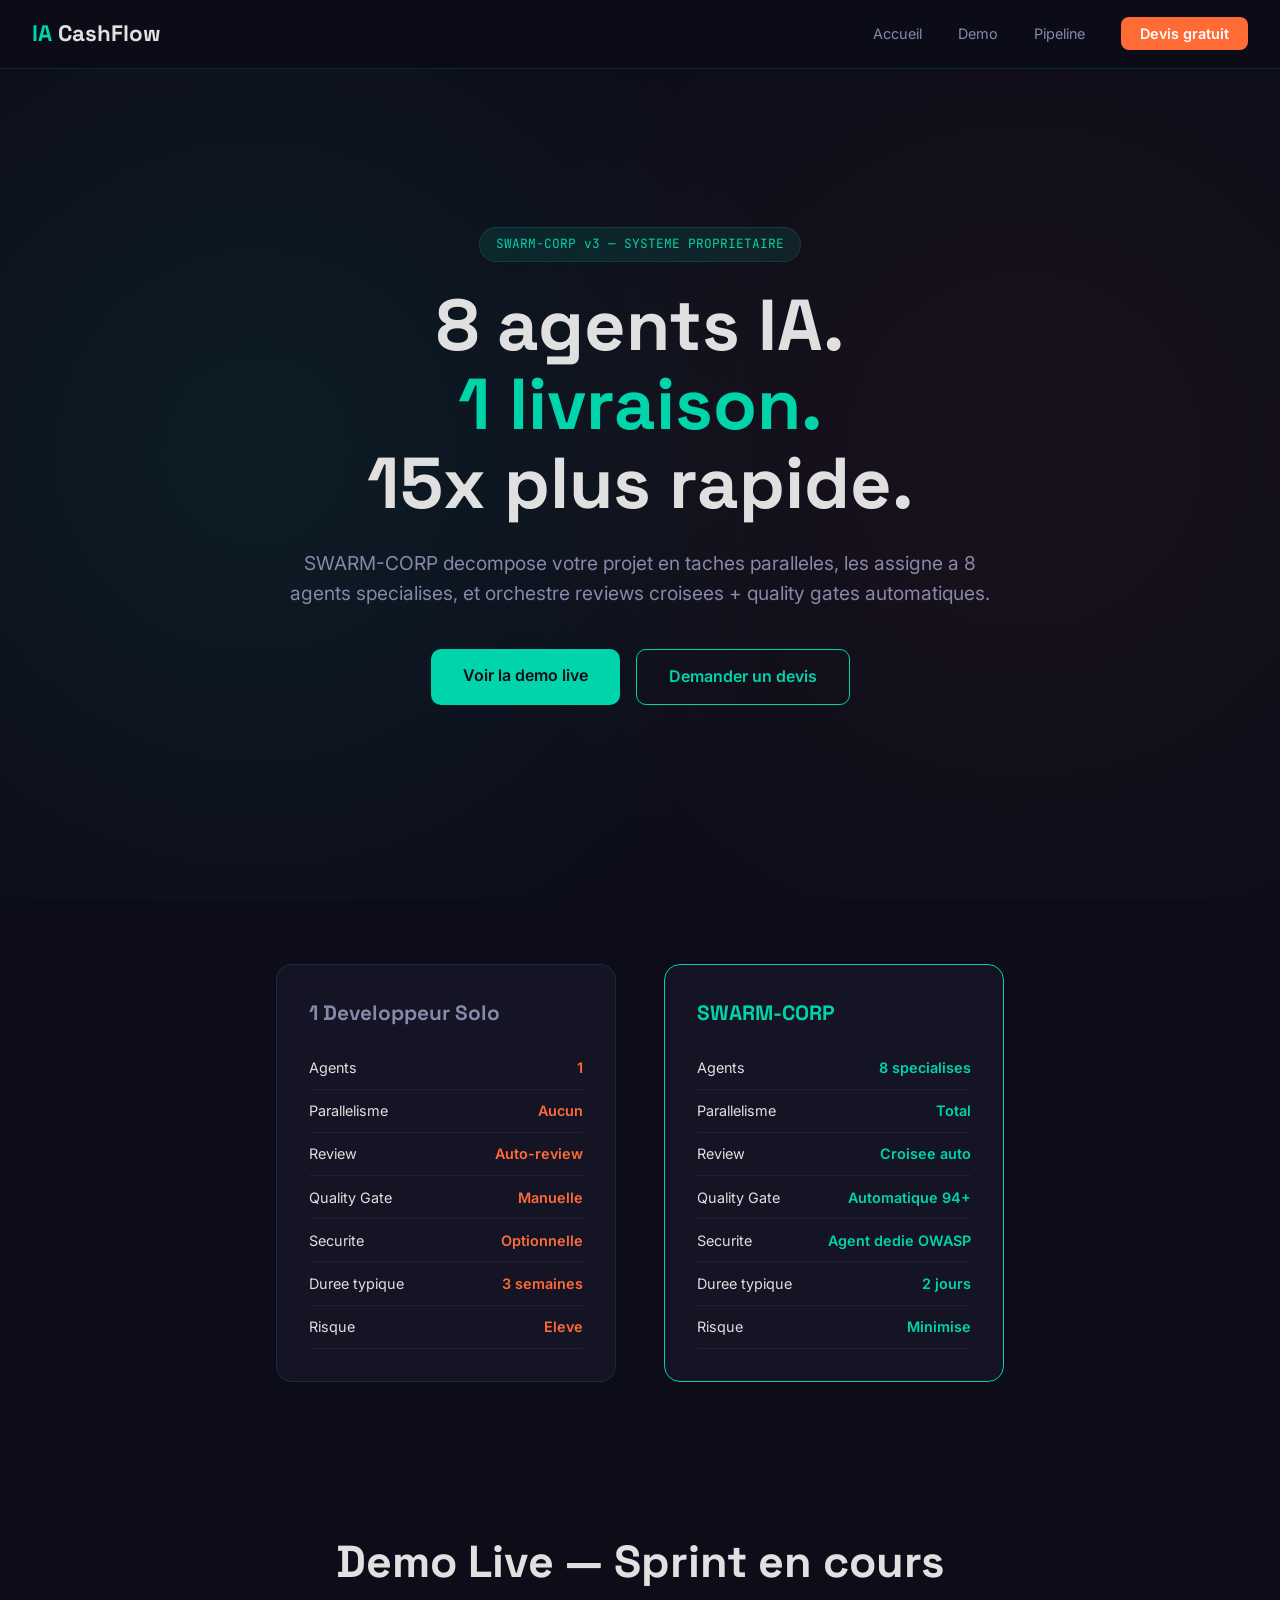
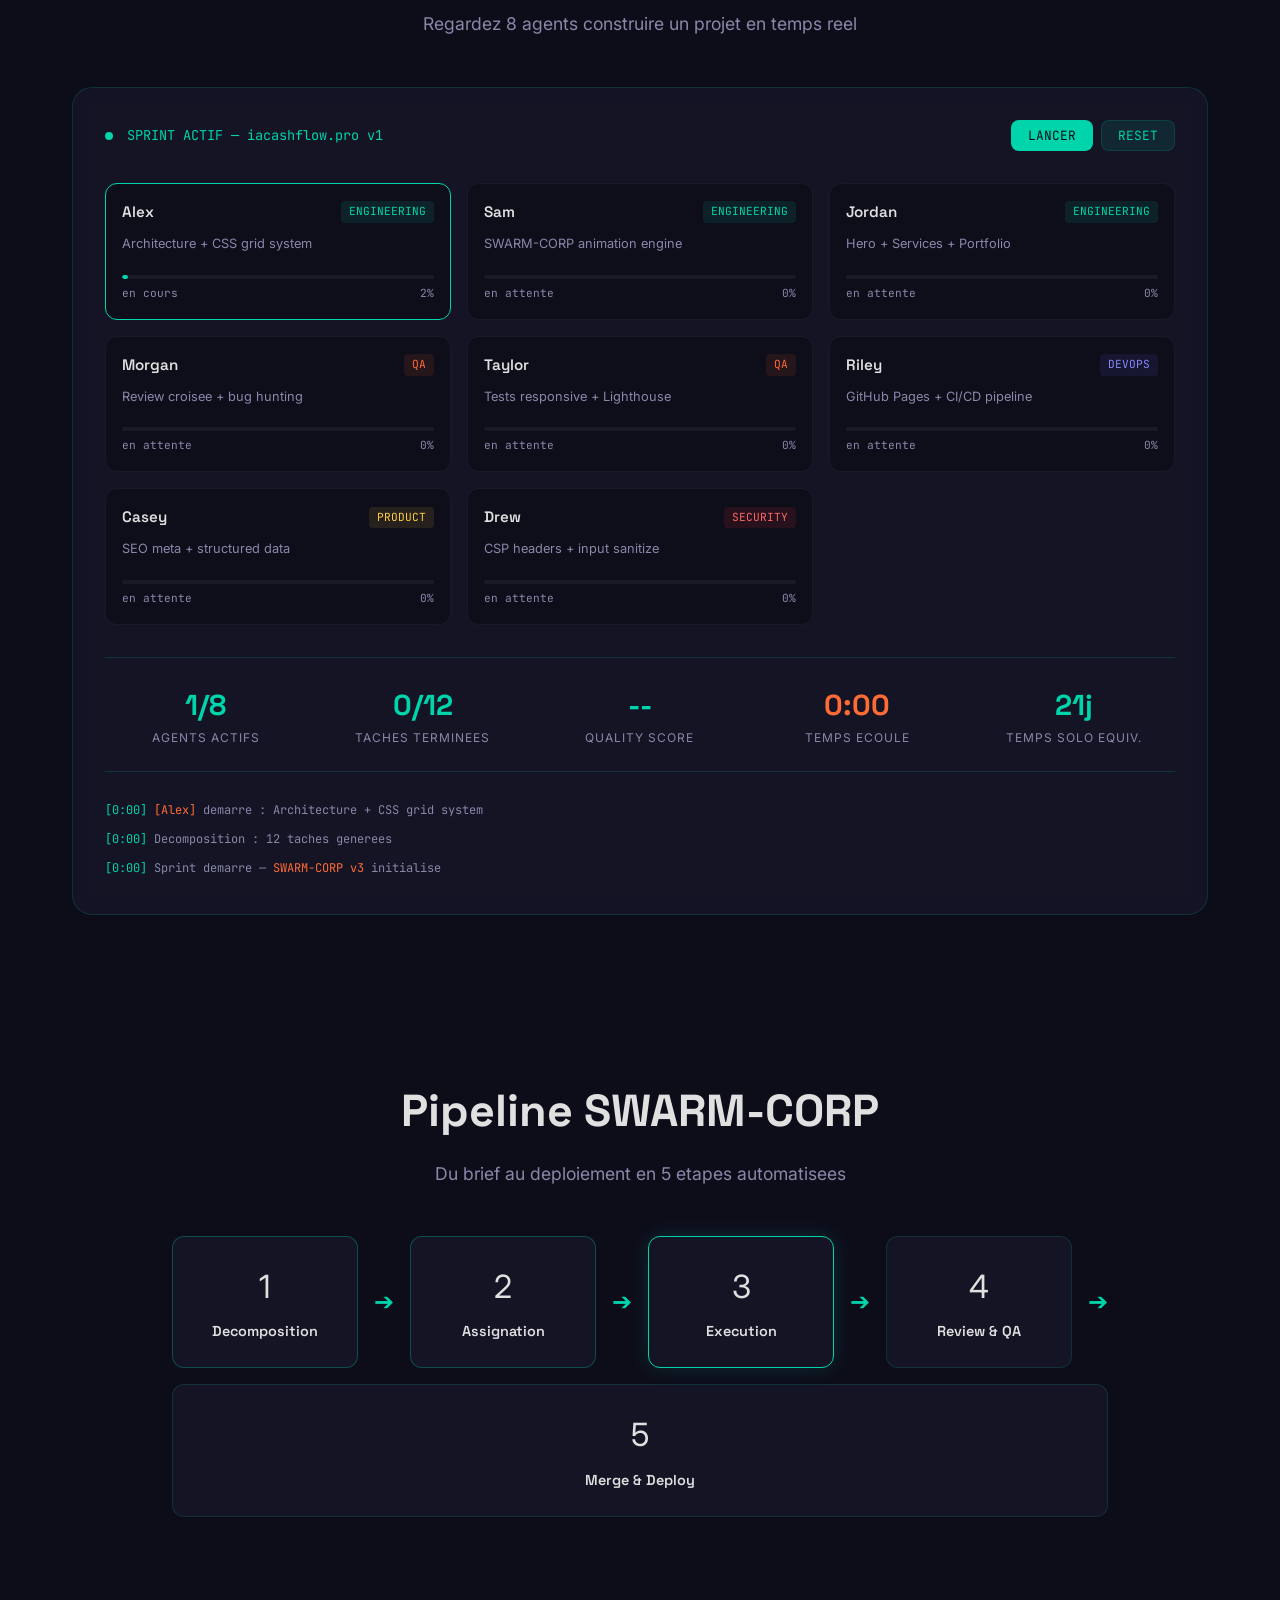
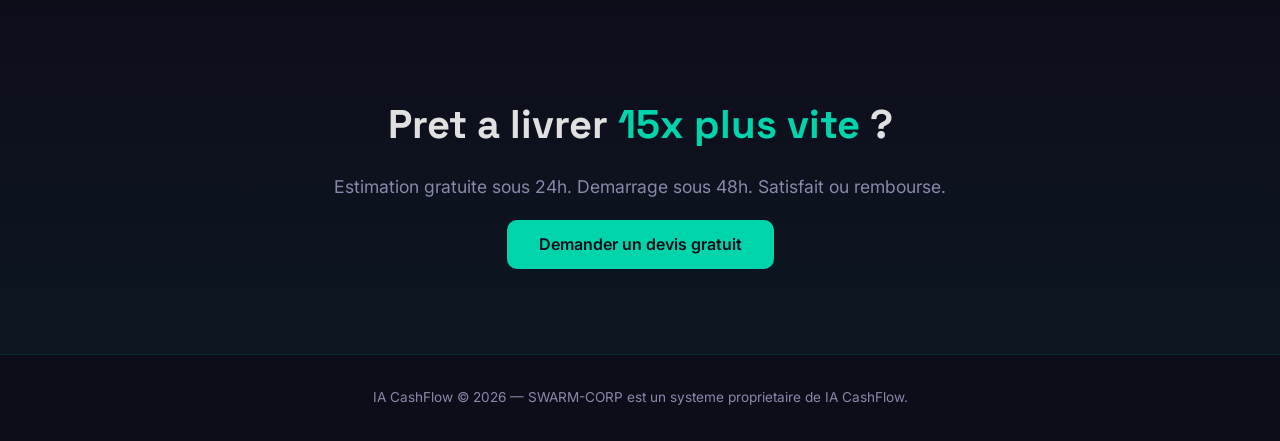
<file: swarm-corp.html>
<!DOCTYPE html>
<html lang="fr">
<head>
  <meta charset="UTF-8">
  <meta name="viewport" content="width=device-width, initial-scale=1.0">
  <title>SWARM-CORP — Orchestration Multi-Agents IA | IA CashFlow</title>
  <meta name="description" content="Decouvrez SWARM-CORP, notre systeme proprietaire d'orchestration multi-agents IA. 8 agents specialises travaillent en parallele pour livrer vos projets 15x plus vite.">
  <link rel="preconnect" href="https://fonts.googleapis.com">
  <link rel="preconnect" href="https://fonts.gstatic.com" crossorigin>
  <link href="https://fonts.googleapis.com/css2?family=Space+Grotesk:wght@400;500;600;700&family=Inter:wght@300;400;500;600&family=JetBrains+Mono:wght@400;500&display=swap" rel="stylesheet">
  <style>
    :root {
      --primary: #00D4AA;
      --secondary: #1A1A2E;
      --accent: #FF6B35;
      --bg: #0D0D1A;
      --bg-card: rgba(26, 26, 46, 0.6);
      --text: #E0E0E0;
      --text-muted: #8888AA;
      --border: rgba(0, 212, 170, 0.15);
      --glow: rgba(0, 212, 170, 0.3);
    }

    * { margin: 0; padding: 0; box-sizing: border-box; }

    body {
      font-family: 'Inter', sans-serif;
      background: var(--bg);
      color: var(--text);
      overflow-x: hidden;
      line-height: 1.6;
    }

    /* ---- NAV ---- */
    nav {
      position: fixed; top: 0; width: 100%; z-index: 100;
      background: rgba(13, 13, 26, 0.9);
      backdrop-filter: blur(20px);
      border-bottom: 1px solid var(--border);
      padding: 1rem 2rem;
      display: flex; justify-content: space-between; align-items: center;
    }
    .logo {
      font-family: 'Space Grotesk', sans-serif;
      font-weight: 700; font-size: 1.4rem;
      color: var(--primary);
    }
    .logo span { color: var(--text); }
    nav a {
      color: var(--text-muted); text-decoration: none;
      margin-left: 2rem; font-size: 0.9rem; transition: color 0.3s;
    }
    nav a:hover { color: var(--primary); }
    .cta-nav {
      background: var(--accent); color: #fff !important;
      padding: 0.5rem 1.2rem; border-radius: 8px;
      font-weight: 600;
    }
    .cta-nav:hover { opacity: 0.9; }

    /* ---- HERO ---- */
    .hero {
      min-height: 100vh; display: flex; flex-direction: column;
      justify-content: center; align-items: center;
      text-align: center; padding: 6rem 2rem 4rem;
      position: relative;
    }
    .hero::before {
      content: ''; position: absolute; inset: 0;
      background:
        radial-gradient(circle at 20% 50%, rgba(0,212,170,0.08) 0%, transparent 50%),
        radial-gradient(circle at 80% 50%, rgba(255,107,53,0.05) 0%, transparent 50%);
    }
    .badge {
      display: inline-block;
      background: rgba(0, 212, 170, 0.1);
      border: 1px solid var(--border);
      padding: 0.4rem 1rem; border-radius: 20px;
      font-family: 'JetBrains Mono', monospace;
      font-size: 0.8rem; color: var(--primary);
      margin-bottom: 1.5rem;
      animation: pulse-border 2s infinite;
    }
    @keyframes pulse-border {
      0%, 100% { border-color: rgba(0,212,170,0.15); }
      50% { border-color: rgba(0,212,170,0.5); }
    }
    .hero h1 {
      font-family: 'Space Grotesk', sans-serif;
      font-size: clamp(2.5rem, 6vw, 4.5rem);
      font-weight: 700; line-height: 1.1;
      margin-bottom: 1.5rem;
      position: relative; z-index: 1;
    }
    .hero h1 .highlight { color: var(--primary); }
    .hero p {
      font-size: 1.2rem; color: var(--text-muted);
      max-width: 700px; margin-bottom: 2.5rem;
      position: relative; z-index: 1;
    }
    .hero-cta {
      display: flex; gap: 1rem; flex-wrap: wrap; justify-content: center;
      position: relative; z-index: 1;
    }
    .btn {
      padding: 0.9rem 2rem; border-radius: 10px;
      font-size: 1rem; font-weight: 600;
      text-decoration: none; cursor: pointer; border: none;
      transition: all 0.3s;
    }
    .btn-primary {
      background: var(--primary); color: var(--bg);
    }
    .btn-primary:hover { box-shadow: 0 0 30px var(--glow); transform: translateY(-2px); }
    .btn-secondary {
      background: transparent; color: var(--primary);
      border: 1px solid var(--primary);
    }
    .btn-secondary:hover { background: rgba(0,212,170,0.1); }

    /* ---- COMPARAISON ---- */
    .comparison {
      padding: 4rem 2rem;
      display: flex; justify-content: center; gap: 3rem;
      flex-wrap: wrap;
    }
    .compare-card {
      background: var(--bg-card);
      border: 1px solid var(--border);
      border-radius: 16px; padding: 2rem;
      width: 340px; backdrop-filter: blur(10px);
    }
    .compare-card.swarm { border-color: var(--primary); }
    .compare-card h3 {
      font-family: 'Space Grotesk', sans-serif;
      font-size: 1.3rem; margin-bottom: 1rem;
    }
    .compare-card.solo h3 { color: var(--text-muted); }
    .compare-card.swarm h3 { color: var(--primary); }
    .compare-item {
      display: flex; justify-content: space-between;
      padding: 0.6rem 0;
      border-bottom: 1px solid rgba(255,255,255,0.05);
      font-size: 0.9rem;
    }
    .compare-item span:last-child { font-weight: 600; }
    .compare-card.swarm .compare-item span:last-child { color: var(--primary); }
    .compare-card.solo .compare-item span:last-child { color: var(--accent); }

    /* ---- LIVE DEMO ---- */
    .demo-section {
      padding: 5rem 2rem; max-width: 1200px; margin: 0 auto;
    }
    .section-title {
      font-family: 'Space Grotesk', sans-serif;
      font-size: clamp(1.8rem, 4vw, 2.8rem);
      text-align: center; margin-bottom: 0.8rem;
    }
    .section-subtitle {
      text-align: center; color: var(--text-muted);
      margin-bottom: 3rem; font-size: 1.1rem;
    }

    /* ---- SWARM VISUALISATION ---- */
    .swarm-viz {
      background: var(--bg-card);
      border: 1px solid var(--border);
      border-radius: 20px; padding: 2rem;
      backdrop-filter: blur(10px);
      position: relative; overflow: hidden;
    }
    .swarm-header {
      display: flex; justify-content: space-between; align-items: center;
      margin-bottom: 2rem; flex-wrap: wrap; gap: 1rem;
    }
    .swarm-status {
      font-family: 'JetBrains Mono', monospace;
      font-size: 0.85rem; color: var(--primary);
    }
    .swarm-status .dot {
      display: inline-block; width: 8px; height: 8px;
      background: var(--primary); border-radius: 50%;
      margin-right: 6px; animation: blink 1s infinite;
    }
    @keyframes blink {
      0%, 100% { opacity: 1; }
      50% { opacity: 0.3; }
    }
    .swarm-controls {
      display: flex; gap: 0.5rem;
    }
    .ctrl-btn {
      background: rgba(0,212,170,0.1); border: 1px solid var(--border);
      color: var(--primary); padding: 0.4rem 1rem; border-radius: 8px;
      cursor: pointer; font-family: 'JetBrains Mono', monospace;
      font-size: 0.8rem; transition: all 0.3s;
    }
    .ctrl-btn:hover { background: rgba(0,212,170,0.2); }
    .ctrl-btn.active { background: var(--primary); color: var(--bg); }

    /* Agents grid */
    .agents-grid {
      display: grid;
      grid-template-columns: repeat(auto-fit, minmax(260px, 1fr));
      gap: 1rem; margin-bottom: 2rem;
    }
    .agent-card {
      background: rgba(13,13,26,0.8);
      border: 1px solid rgba(255,255,255,0.05);
      border-radius: 12px; padding: 1rem;
      transition: all 0.5s;
    }
    .agent-card.active { border-color: var(--primary); }
    .agent-card.done { border-color: rgba(0,212,170,0.4); }
    .agent-top {
      display: flex; justify-content: space-between; align-items: center;
      margin-bottom: 0.6rem;
    }
    .agent-name {
      font-family: 'Space Grotesk', sans-serif;
      font-weight: 600; font-size: 0.95rem;
    }
    .agent-dept {
      font-family: 'JetBrains Mono', monospace;
      font-size: 0.7rem; padding: 2px 8px;
      border-radius: 4px; background: rgba(0,212,170,0.1);
      color: var(--primary);
    }
    .agent-dept.qa { background: rgba(255,107,53,0.1); color: var(--accent); }
    .agent-dept.devops { background: rgba(100,100,255,0.1); color: #8888FF; }
    .agent-dept.product { background: rgba(255,200,50,0.1); color: #FFCC44; }
    .agent-dept.security { background: rgba(255,50,50,0.1); color: #FF6666; }
    .agent-task {
      font-size: 0.8rem; color: var(--text-muted);
      margin-bottom: 0.6rem; min-height: 2.4em;
    }
    .progress-bar {
      height: 4px; background: rgba(255,255,255,0.05);
      border-radius: 2px; overflow: hidden;
    }
    .progress-fill {
      height: 100%; background: var(--primary);
      border-radius: 2px; width: 0%;
      transition: width 0.3s ease;
    }
    .agent-card.done .progress-fill { background: rgba(0,212,170,0.6); }
    .agent-meta {
      display: flex; justify-content: space-between;
      margin-top: 0.4rem; font-size: 0.7rem; color: var(--text-muted);
      font-family: 'JetBrains Mono', monospace;
    }

    /* Metriques globales */
    .swarm-metrics {
      display: grid; grid-template-columns: repeat(auto-fit, minmax(140px, 1fr));
      gap: 1rem; margin-top: 1.5rem;
      padding-top: 1.5rem; border-top: 1px solid var(--border);
    }
    .metric {
      text-align: center;
    }
    .metric-value {
      font-family: 'Space Grotesk', sans-serif;
      font-size: 1.8rem; font-weight: 700;
      color: var(--primary);
    }
    .metric-value.accent { color: var(--accent); }
    .metric-label {
      font-size: 0.75rem; color: var(--text-muted);
      text-transform: uppercase; letter-spacing: 1px;
    }

    /* Timeline log */
    .swarm-log {
      margin-top: 1.5rem; padding-top: 1.5rem;
      border-top: 1px solid var(--border);
      max-height: 180px; overflow-y: auto;
      font-family: 'JetBrains Mono', monospace;
      font-size: 0.75rem;
    }
    .log-entry {
      padding: 0.3rem 0; color: var(--text-muted);
      opacity: 0; animation: fadeIn 0.3s forwards;
    }
    .log-entry .time { color: var(--primary); }
    .log-entry .agent-tag { color: var(--accent); }
    @keyframes fadeIn {
      to { opacity: 1; }
    }

    /* ---- PIPELINE ---- */
    .pipeline-section {
      padding: 5rem 2rem; max-width: 1000px; margin: 0 auto;
    }
    .pipeline {
      display: flex; justify-content: space-between;
      align-items: center; flex-wrap: wrap; gap: 1rem;
    }
    .pipeline-step {
      flex: 1; min-width: 150px; text-align: center;
      padding: 1.5rem 1rem;
      background: var(--bg-card); border: 1px solid var(--border);
      border-radius: 12px; position: relative;
      transition: all 0.5s;
    }
    .pipeline-step.active {
      border-color: var(--primary);
      box-shadow: 0 0 20px rgba(0,212,170,0.15);
    }
    .pipeline-step.done {
      border-color: rgba(0,212,170,0.3);
    }
    .pipeline-icon { font-size: 2rem; margin-bottom: 0.5rem; }
    .pipeline-label {
      font-family: 'Space Grotesk', sans-serif;
      font-weight: 600; font-size: 0.9rem;
    }
    .pipeline-arrow {
      color: var(--primary); font-size: 1.5rem;
      flex-shrink: 0;
    }

    /* ---- CTA SECTION ---- */
    .cta-section {
      padding: 6rem 2rem; text-align: center;
      background: linear-gradient(180deg, transparent, rgba(0,212,170,0.05));
    }
    .cta-section h2 {
      font-family: 'Space Grotesk', sans-serif;
      font-size: 2.5rem; margin-bottom: 1rem;
    }
    .cta-section p {
      color: var(--text-muted); font-size: 1.1rem;
      margin-bottom: 2rem;
    }

    /* ---- FOOTER ---- */
    footer {
      padding: 2rem; text-align: center;
      border-top: 1px solid var(--border);
      font-size: 0.85rem; color: var(--text-muted);
    }

    /* ---- SCROLLBAR ---- */
    ::-webkit-scrollbar { width: 6px; }
    ::-webkit-scrollbar-track { background: var(--bg); }
    ::-webkit-scrollbar-thumb { background: var(--border); border-radius: 3px; }

    /* ---- RESPONSIVE ---- */
    @media (max-width: 768px) {
      nav { padding: 0.8rem 1rem; }
      nav a:not(.cta-nav) { display: none; }
      .agents-grid { grid-template-columns: 1fr; }
      .comparison { flex-direction: column; align-items: center; }
      .pipeline { flex-direction: column; }
      .pipeline-arrow { transform: rotate(90deg); }
    }
  </style>
</head>
<body>

  <!-- NAV -->
  <nav>
    <div class="logo">IA <span>CashFlow</span></div>
    <div>
      <a href="index.html">Accueil</a>
      <a href="#demo">Demo</a>
      <a href="#pipeline">Pipeline</a>
      <a href="index.html#contact" class="cta-nav">Devis gratuit</a>
    </div>
  </nav>

  <!-- HERO -->
  <section class="hero">
    <div class="badge">SWARM-CORP v3 — SYSTEME PROPRIETAIRE</div>
    <h1>8 agents IA.<br><span class="highlight">1 livraison.</span><br>15x plus rapide.</h1>
    <p>SWARM-CORP decompose votre projet en taches paralleles, les assigne a 8 agents specialises, et orchestre reviews croisees + quality gates automatiques.</p>
    <div class="hero-cta">
      <a href="#demo" class="btn btn-primary">Voir la demo live</a>
      <a href="index.html#contact" class="btn btn-secondary">Demander un devis</a>
    </div>
  </section>

  <!-- COMPARAISON -->
  <section class="comparison">
    <div class="compare-card solo">
      <h3>1 Developpeur Solo</h3>
      <div class="compare-item"><span>Agents</span><span>1</span></div>
      <div class="compare-item"><span>Parallelisme</span><span>Aucun</span></div>
      <div class="compare-item"><span>Review</span><span>Auto-review</span></div>
      <div class="compare-item"><span>Quality Gate</span><span>Manuelle</span></div>
      <div class="compare-item"><span>Securite</span><span>Optionnelle</span></div>
      <div class="compare-item"><span>Duree typique</span><span>3 semaines</span></div>
      <div class="compare-item"><span>Risque</span><span>Eleve</span></div>
    </div>
    <div class="compare-card swarm">
      <h3>SWARM-CORP</h3>
      <div class="compare-item"><span>Agents</span><span>8 specialises</span></div>
      <div class="compare-item"><span>Parallelisme</span><span>Total</span></div>
      <div class="compare-item"><span>Review</span><span>Croisee auto</span></div>
      <div class="compare-item"><span>Quality Gate</span><span>Automatique 94+</span></div>
      <div class="compare-item"><span>Securite</span><span>Agent dedie OWASP</span></div>
      <div class="compare-item"><span>Duree typique</span><span>2 jours</span></div>
      <div class="compare-item"><span>Risque</span><span>Minimise</span></div>
    </div>
  </section>

  <!-- DEMO LIVE -->
  <section class="demo-section" id="demo">
    <h2 class="section-title">Demo Live — Sprint en cours</h2>
    <p class="section-subtitle">Regardez 8 agents construire un projet en temps reel</p>

    <div class="swarm-viz">
      <div class="swarm-header">
        <div class="swarm-status">
          <span class="dot"></span>
          <span id="status-text">SPRINT ACTIF — iacashflow.pro v1</span>
        </div>
        <div class="swarm-controls">
          <button class="ctrl-btn active" onclick="startDemo()">LANCER</button>
          <button class="ctrl-btn" onclick="resetDemo()">RESET</button>
        </div>
      </div>

      <div class="agents-grid" id="agents-grid"></div>

      <div class="swarm-metrics">
        <div class="metric">
          <div class="metric-value" id="m-agents">0/8</div>
          <div class="metric-label">Agents actifs</div>
        </div>
        <div class="metric">
          <div class="metric-value" id="m-tasks">0/12</div>
          <div class="metric-label">Taches terminees</div>
        </div>
        <div class="metric">
          <div class="metric-value" id="m-quality">--</div>
          <div class="metric-label">Quality Score</div>
        </div>
        <div class="metric">
          <div class="metric-value accent" id="m-time">0:00</div>
          <div class="metric-label">Temps ecoule</div>
        </div>
        <div class="metric">
          <div class="metric-value" id="m-solo">21j</div>
          <div class="metric-label">Temps solo equiv.</div>
        </div>
      </div>

      <div class="swarm-log" id="swarm-log"></div>
    </div>
  </section>

  <!-- PIPELINE -->
  <section class="pipeline-section" id="pipeline">
    <h2 class="section-title">Pipeline SWARM-CORP</h2>
    <p class="section-subtitle">Du brief au deploiement en 5 etapes automatisees</p>

    <div class="pipeline">
      <div class="pipeline-step done" id="pipe-1">
        <div class="pipeline-icon">1</div>
        <div class="pipeline-label">Decomposition</div>
      </div>
      <div class="pipeline-arrow">&#10132;</div>
      <div class="pipeline-step" id="pipe-2">
        <div class="pipeline-icon">2</div>
        <div class="pipeline-label">Assignation</div>
      </div>
      <div class="pipeline-arrow">&#10132;</div>
      <div class="pipeline-step" id="pipe-3">
        <div class="pipeline-icon">3</div>
        <div class="pipeline-label">Execution</div>
      </div>
      <div class="pipeline-arrow">&#10132;</div>
      <div class="pipeline-step" id="pipe-4">
        <div class="pipeline-icon">4</div>
        <div class="pipeline-label">Review & QA</div>
      </div>
      <div class="pipeline-arrow">&#10132;</div>
      <div class="pipeline-step" id="pipe-5">
        <div class="pipeline-icon">5</div>
        <div class="pipeline-label">Merge & Deploy</div>
      </div>
    </div>
  </section>

  <!-- CTA -->
  <section class="cta-section">
    <h2>Pret a livrer <span style="color:var(--primary)">15x plus vite</span> ?</h2>
    <p>Estimation gratuite sous 24h. Demarrage sous 48h. Satisfait ou rembourse.</p>
    <a href="index.html#contact" class="btn btn-primary">Demander un devis gratuit</a>
  </section>

  <!-- FOOTER -->
  <footer>
    IA CashFlow &copy; 2026 — SWARM-CORP est un systeme proprietaire de IA CashFlow.
  </footer>

  <script>
    // ---- SWARM-CORP DEMO ENGINE ----

    const AGENTS = [
      { id: 'agent-1', name: 'Alex', role: 'Lead Engineer', dept: 'engineering', task: 'Architecture + CSS grid system', time: 4500 },
      { id: 'agent-2', name: 'Sam', role: 'Senior Dev', dept: 'engineering', task: 'SWARM-CORP animation engine', time: 6000 },
      { id: 'agent-3', name: 'Jordan', role: 'Dev Frontend', dept: 'engineering', task: 'Hero + Services + Portfolio', time: 5500 },
      { id: 'agent-4', name: 'Morgan', role: 'QA Lead', dept: 'qa', task: 'Review croisee + bug hunting', time: 4000 },
      { id: 'agent-5', name: 'Taylor', role: 'QA Automation', dept: 'qa', task: 'Tests responsive + Lighthouse', time: 3500 },
      { id: 'agent-6', name: 'Riley', role: 'DevOps', dept: 'devops', task: 'GitHub Pages + CI/CD pipeline', time: 3000 },
      { id: 'agent-7', name: 'Casey', role: 'Product Owner', dept: 'product', task: 'SEO meta + structured data', time: 2800 },
      { id: 'agent-8', name: 'Drew', role: 'Security Eng.', dept: 'security', task: 'CSP headers + input sanitize', time: 3200 },
    ];

    let demoInterval = null;
    let demoTime = 0;
    let agentStates = [];

    function renderAgents() {
      const grid = document.getElementById('agents-grid');
      grid.innerHTML = AGENTS.map((a, i) => `
        <div class="agent-card" id="card-${i}">
          <div class="agent-top">
            <span class="agent-name">${a.name}</span>
            <span class="agent-dept ${a.dept}">${a.dept.toUpperCase()}</span>
          </div>
          <div class="agent-task">${a.task}</div>
          <div class="progress-bar"><div class="progress-fill" id="prog-${i}"></div></div>
          <div class="agent-meta">
            <span id="status-${i}">en attente</span>
            <span id="pct-${i}">0%</span>
          </div>
        </div>
      `).join('');
    }

    function addLog(text) {
      const log = document.getElementById('swarm-log');
      const time = formatTime(demoTime);
      const entry = document.createElement('div');
      entry.className = 'log-entry';
      entry.innerHTML = `<span class="time">[${time}]</span> ${text}`;
      log.prepend(entry);
      if (log.children.length > 50) log.removeChild(log.lastChild);
    }

    function formatTime(ms) {
      const s = Math.floor(ms / 1000);
      const m = Math.floor(s / 60);
      return `${m}:${String(s % 60).padStart(2, '0')}`;
    }

    function startDemo() {
      if (demoInterval) return;
      resetDemo();

      agentStates = AGENTS.map((a, i) => ({
        progress: 0,
        speed: (80 + Math.random() * 40) / a.time,
        started: false,
        done: false,
        startDelay: i * 300 + Math.random() * 500,
      }));

      document.querySelector('.ctrl-btn.active')?.classList.remove('active');
      document.querySelectorAll('.ctrl-btn')[0].classList.add('active');

      addLog('Sprint demarre — <span class="agent-tag">SWARM-CORP v3</span> initialise');
      addLog('Decomposition : 12 taches generees');

      let pipeStep = 1;
      const totalTasks = AGENTS.length;
      let completedTasks = 0;

      demoInterval = setInterval(() => {
        demoTime += 100;

        agentStates.forEach((state, i) => {
          if (state.done) return;

          if (!state.started && demoTime >= state.startDelay) {
            state.started = true;
            document.getElementById(`card-${i}`).classList.add('active');
            document.getElementById(`status-${i}`).textContent = 'en cours';
            addLog(`<span class="agent-tag">[${AGENTS[i].name}]</span> demarre : ${AGENTS[i].task}`);
          }

          if (state.started && !state.done) {
            state.progress = Math.min(100, state.progress + state.speed * 100 * (0.8 + Math.random() * 0.4));
            const pct = Math.round(state.progress);
            document.getElementById(`prog-${i}`).style.width = pct + '%';
            document.getElementById(`pct-${i}`).textContent = pct + '%';

            if (pct >= 100 && !state.done) {
              state.done = true;
              completedTasks++;
              const card = document.getElementById(`card-${i}`);
              card.classList.remove('active');
              card.classList.add('done');
              document.getElementById(`status-${i}`).textContent = 'termine';
              const quality = 85 + Math.floor(Math.random() * 14);
              addLog(`<span class="agent-tag">[${AGENTS[i].name}]</span> soumis — quality: ${quality}/100`);
            }
          }
        });

        // Metriques
        const active = agentStates.filter(s => s.started && !s.done).length;
        const done = agentStates.filter(s => s.done).length;
        document.getElementById('m-agents').textContent = `${active + done}/8`;
        document.getElementById('m-tasks').textContent = `${done}/12`;
        document.getElementById('m-time').textContent = formatTime(demoTime);

        if (done > 0) {
          document.getElementById('m-quality').textContent = (88 + Math.min(done, 6)).toString() + '/100';
        }

        // Pipeline steps
        if (demoTime > 500 && pipeStep < 2) {
          pipeStep = 2;
          document.getElementById('pipe-2').classList.add('active');
          document.getElementById('pipe-1').classList.remove('active');
          document.getElementById('pipe-1').classList.add('done');
        }
        if (active > 0 && pipeStep < 3) {
          pipeStep = 3;
          document.getElementById('pipe-3').classList.add('active');
          document.getElementById('pipe-2').classList.remove('active');
          document.getElementById('pipe-2').classList.add('done');
        }
        if (done >= 5 && pipeStep < 4) {
          pipeStep = 4;
          document.getElementById('pipe-4').classList.add('active');
          document.getElementById('pipe-3').classList.remove('active');
          document.getElementById('pipe-3').classList.add('done');
          addLog('Review croisee demarree — quality gates en cours');
        }
        if (done >= totalTasks && pipeStep < 5) {
          pipeStep = 5;
          document.getElementById('pipe-5').classList.add('active');
          document.getElementById('pipe-4').classList.remove('active');
          document.getElementById('pipe-4').classList.add('done');
          addLog('<span style="color:var(--primary)">SPRINT TERMINE</span> — toutes les taches mergees');
          addLog(`Temps total : ${formatTime(demoTime)} — equivalent solo : ~21 jours`);
          document.getElementById('m-quality').textContent = '94/100';
          document.getElementById('status-text').textContent = 'SPRINT TERMINE — iacashflow.pro v1 livre';

          setTimeout(() => {
            document.getElementById('pipe-5').classList.remove('active');
            document.getElementById('pipe-5').classList.add('done');
          }, 1000);

          clearInterval(demoInterval);
          demoInterval = null;
        }
      }, 100);
    }

    function resetDemo() {
      if (demoInterval) { clearInterval(demoInterval); demoInterval = null; }
      demoTime = 0;
      renderAgents();
      document.getElementById('m-agents').textContent = '0/8';
      document.getElementById('m-tasks').textContent = '0/12';
      document.getElementById('m-quality').textContent = '--';
      document.getElementById('m-time').textContent = '0:00';
      document.getElementById('swarm-log').innerHTML = '';
      document.getElementById('status-text').textContent = 'SPRINT ACTIF — iacashflow.pro v1';
      document.querySelectorAll('.pipeline-step').forEach(el => {
        el.classList.remove('active', 'done');
      });
      document.getElementById('pipe-1').classList.add('done');
    }

    // Init
    renderAgents();

    // Auto-start on scroll
    const obs = new IntersectionObserver((entries) => {
      if (entries[0].isIntersecting && !demoInterval) startDemo();
    }, { threshold: 0.3 });
    obs.observe(document.querySelector('.swarm-viz'));
  </script>

</body>
</html>
</file>
<file: style.css>
/* ============================================
   style.css — IA CashFlow
   Site complet : nav, hero, swarm, services,
   portfolio, pricing, garantie, footer
   ============================================ */

/* --- Custom Properties --- */
:root {
  --color-primary: #00D4AA;
  --color-secondary: #1A1A2E;
  --color-accent: #FF6B35;
  --color-bg: #0D0D1A;
  --color-text: #E0E0E0;
  --color-text-muted: #8A8A9A;
  --color-border: rgba(255, 255, 255, 0.08);
  --color-glass-bg: rgba(255, 255, 255, 0.04);
  --color-glass-border: rgba(255, 255, 255, 0.1);

  --font-heading: 'Space Grotesk', sans-serif;
  --font-body: 'Inter', sans-serif;
  --font-mono: 'JetBrains Mono', monospace;

  --radius-sm: 8px;
  --radius-md: 12px;
  --radius-lg: 20px;
  --radius-xl: 24px;
}

/* --- Reset --- */
*, *::before, *::after { margin: 0; padding: 0; box-sizing: border-box; }
html { scroll-behavior: smooth; }
body {
  font-family: var(--font-body);
  background: var(--color-bg);
  color: var(--color-text);
  line-height: 1.6;
  overflow-x: hidden;
  -webkit-font-smoothing: antialiased;
}
::-webkit-scrollbar { width: 6px; }
::-webkit-scrollbar-track { background: var(--color-bg); }
::-webkit-scrollbar-thumb { background: rgba(0,212,170,0.2); border-radius: 3px; }

/* --- Utilitaires --- */
.container { max-width: 1200px; margin: 0 auto; padding: 0 1.5rem; }
.section { padding: 5rem 0; }
.section-tag {
  display: inline-block;
  font-family: var(--font-mono);
  font-size: 0.8rem; font-weight: 500;
  color: var(--color-primary);
  text-transform: uppercase;
  letter-spacing: 0.15em;
  margin-bottom: 0.75rem;
}
.section-title {
  font-family: var(--font-heading);
  font-size: clamp(1.8rem, 4vw, 2.5rem);
  font-weight: 700; color: #fff;
  margin-bottom: 0.75rem;
}
.section-subtitle {
  font-size: 1.05rem;
  color: var(--color-text-muted);
  max-width: 560px;
  margin-bottom: 2.5rem;
}

/* --- Boutons --- */
.btn {
  display: inline-flex; align-items: center; justify-content: center;
  font-family: var(--font-body);
  font-size: 0.95rem; font-weight: 600;
  padding: 0.75rem 1.75rem;
  border-radius: var(--radius-sm);
  text-decoration: none; cursor: pointer; border: none;
  transition: transform 0.2s, box-shadow 0.2s, background 0.2s;
}
.btn:hover { transform: translateY(-2px); }
.btn-primary { background: var(--color-primary); color: var(--color-bg); }
.btn-primary:hover { box-shadow: 0 8px 24px rgba(0,212,170,0.3); }
.btn-outline { background: transparent; color: var(--color-primary); border: 1.5px solid var(--color-primary); }
.btn-outline:hover { background: rgba(0,212,170,0.08); }

/* ============================================
   NAV
   ============================================ */
.nav {
  position: fixed; top: 0; width: 100%; z-index: 100;
  background: rgba(13,13,26,0.9);
  backdrop-filter: blur(20px);
  border-bottom: 1px solid var(--color-border);
}
.nav-inner {
  max-width: 1200px; margin: 0 auto;
  padding: 0.8rem 1.5rem;
  display: flex; justify-content: space-between; align-items: center;
}
.nav-logo {
  font-family: var(--font-heading);
  font-weight: 700; font-size: 1.3rem;
  color: var(--color-primary);
  text-decoration: none;
}
.nav-logo span { color: var(--color-text); }
.nav-links { display: flex; align-items: center; gap: 1.8rem; }
.nav-links a {
  color: var(--color-text-muted); text-decoration: none;
  font-size: 0.9rem; transition: color 0.3s;
}
.nav-links a:hover { color: var(--color-primary); }
.nav-cta {
  background: var(--color-accent) !important;
  color: #fff !important;
  padding: 0.45rem 1.1rem;
  border-radius: var(--radius-sm);
  font-weight: 600;
}
.nav-toggle { display: none; background: none; border: none; cursor: pointer; padding: 4px; }
.nav-toggle span {
  display: block; width: 22px; height: 2px;
  background: var(--color-text); margin: 5px 0;
  transition: 0.3s;
}

@media (max-width: 768px) {
  .nav-links {
    display: none; flex-direction: column;
    position: absolute; top: 100%; left: 0; width: 100%;
    background: rgba(13,13,26,0.97); padding: 1.5rem;
    border-bottom: 1px solid var(--color-border);
    gap: 1.2rem;
  }
  .nav-links.open { display: flex; }
  .nav-toggle { display: block; }
}

/* ============================================
   HERO
   ============================================ */
.hero {
  min-height: 100vh;
  display: flex; align-items: center;
  position: relative; overflow: hidden;
  padding-top: 5rem;
}
.hero-bg {
  position: absolute; inset: 0;
  background:
    radial-gradient(circle at 20% 50%, rgba(0,212,170,0.08) 0%, transparent 50%),
    radial-gradient(circle at 80% 30%, rgba(255,107,53,0.05) 0%, transparent 50%);
}
.hero-grid {
  position: absolute; inset: 0;
  background-image:
    linear-gradient(rgba(0,212,170,0.03) 1px, transparent 1px),
    linear-gradient(90deg, rgba(0,212,170,0.03) 1px, transparent 1px);
  background-size: 60px 60px;
  animation: gridMove 20s linear infinite;
}
@keyframes gridMove {
  0% { transform: translate(0,0); }
  100% { transform: translate(60px,60px); }
}
.hero-content { position: relative; z-index: 1; }
.hero-badge {
  display: inline-block;
  background: rgba(0,212,170,0.1);
  border: 1px solid rgba(0,212,170,0.25);
  padding: 0.4rem 1rem; border-radius: 20px;
  font-family: var(--font-mono);
  font-size: 0.78rem; color: var(--color-primary);
  margin-bottom: 1.5rem;
  animation: pulseBorder 2s infinite;
}
@keyframes pulseBorder {
  0%,100% { border-color: rgba(0,212,170,0.25); }
  50% { border-color: rgba(0,212,170,0.6); }
}
.hero-title {
  font-family: var(--font-heading);
  font-size: clamp(2.5rem, 6vw, 4.2rem);
  font-weight: 700; line-height: 1.1;
  margin-bottom: 1.2rem;
}
.highlight { color: var(--color-primary); }
.hero-sub {
  font-size: 1.15rem; color: var(--color-text-muted);
  max-width: 620px; margin-bottom: 2rem;
}
.hero-cta { display: flex; gap: 1rem; flex-wrap: wrap; margin-bottom: 3rem; }
.hero-stats {
  display: flex; gap: 2.5rem; flex-wrap: wrap;
  padding-top: 2rem;
  border-top: 1px solid var(--color-border);
}
.hero-stat { text-align: center; }
.hero-stat-num {
  display: block;
  font-family: var(--font-heading);
  font-size: 2rem; font-weight: 700;
  color: var(--color-primary);
}
.hero-stat-label {
  font-size: 0.8rem; color: var(--color-text-muted);
  text-transform: uppercase; letter-spacing: 0.05em;
}

/* ============================================
   SWARM-CORP MINI DEMO
   ============================================ */
.swarm-section .section-subtitle { margin-bottom: 2rem; }
.swarm-demo {
  background: rgba(26,26,46,0.6);
  border: 1px solid var(--color-glass-border);
  border-radius: var(--radius-lg);
  padding: 1.5rem; backdrop-filter: blur(10px);
}
.swarm-demo-header {
  display: flex; justify-content: space-between; align-items: center;
  margin-bottom: 1.2rem;
}
.swarm-demo-status {
  font-family: var(--font-mono);
  font-size: 0.8rem; color: var(--color-primary);
}
.swarm-dot {
  display: inline-block; width: 8px; height: 8px;
  background: var(--color-primary); border-radius: 50%;
  margin-right: 6px; animation: blink 1s infinite;
}
@keyframes blink { 0%,100%{opacity:1} 50%{opacity:.3} }
.swarm-demo-btn {
  background: rgba(0,212,170,0.1);
  border: 1px solid rgba(0,212,170,0.3);
  color: var(--color-primary);
  padding: 0.35rem 1rem; border-radius: var(--radius-sm);
  font-family: var(--font-mono); font-size: 0.78rem;
  cursor: pointer; transition: 0.3s;
}
.swarm-demo-btn:hover { background: rgba(0,212,170,0.2); }

.swarm-agents {
  display: grid;
  grid-template-columns: repeat(auto-fill, minmax(130px, 1fr));
  gap: 0.6rem; margin-bottom: 1.5rem;
}
.swarm-agent {
  background: rgba(13,13,26,0.7);
  border: 1px solid rgba(255,255,255,0.04);
  border-radius: var(--radius-sm);
  padding: 0.6rem; transition: border-color 0.4s;
}
.swarm-agent.active { border-color: var(--color-primary); }
.swarm-agent.done { border-color: rgba(0,212,170,0.3); }
.sa-top { display: flex; justify-content: space-between; align-items: center; margin-bottom: 0.3rem; }
.sa-name { font-family: var(--font-heading); font-size: 0.8rem; font-weight: 600; }
.sa-dept {
  font-family: var(--font-mono); font-size: 0.6rem;
  padding: 1px 5px; border-radius: 3px;
  background: rgba(0,212,170,0.1); color: var(--color-primary);
}
.sa-dept.qa { background: rgba(255,107,53,0.1); color: var(--color-accent); }
.sa-dept.ops { background: rgba(100,100,255,0.1); color: #8888FF; }
.sa-dept.prod { background: rgba(255,200,50,0.1); color: #FFCC44; }
.sa-dept.sec { background: rgba(255,50,50,0.1); color: #FF6666; }
.sa-task { font-size: 0.7rem; color: var(--color-text-muted); margin-bottom: 0.4rem; }
.sa-bar { height: 3px; background: rgba(255,255,255,0.05); border-radius: 2px; overflow: hidden; }
.sa-fill { height: 100%; width: 0%; background: var(--color-primary); border-radius: 2px; transition: width 0.2s; }
.swarm-agent.done .sa-fill { background: rgba(0,212,170,0.5); }

.swarm-compare { margin-bottom: 1.2rem; }
.swarm-compare-item {
  display: flex; align-items: center; gap: 0.8rem;
  margin-bottom: 0.5rem; font-size: 0.8rem;
}
.swarm-compare-label { width: 90px; color: var(--color-text-muted); font-family: var(--font-mono); font-size: 0.72rem; }
.swarm-compare-bar { flex: 1; height: 6px; background: rgba(255,255,255,0.05); border-radius: 3px; overflow: hidden; }
.swarm-compare-bar.solo .swarm-compare-fill { background: var(--color-accent); }
.swarm-compare-bar.fast .swarm-compare-fill { background: var(--color-primary); transition: width 0.3s; }
.swarm-compare-val { width: 80px; text-align: right; font-family: var(--font-mono); font-size: 0.78rem; font-weight: 600; }
.swarm-cta-wrap { text-align: center; }

/* ============================================
   SERVICES
   ============================================ */
.services-grid {
  display: grid;
  grid-template-columns: repeat(auto-fill, minmax(220px, 1fr));
  gap: 1.2rem;
}
.service-card {
  background: var(--color-glass-bg);
  border: 1px solid var(--color-glass-border);
  border-radius: var(--radius-lg);
  padding: 1.5rem;
  backdrop-filter: blur(10px);
  transition: transform 0.3s, box-shadow 0.3s, border-color 0.3s;
}
.service-card:hover {
  transform: translateY(-4px);
  border-color: rgba(0,212,170,0.3);
  box-shadow: 0 12px 40px rgba(0,0,0,0.3);
}
.service-icon {
  width: 48px; height: 48px;
  display: flex; align-items: center; justify-content: center;
  background: rgba(0,212,170,0.1);
  border-radius: var(--radius-sm);
  color: var(--color-primary);
  margin-bottom: 1rem;
}
.service-title {
  font-family: var(--font-heading);
  font-size: 1.1rem; font-weight: 600;
  color: #fff; margin-bottom: 0.5rem;
}
.service-desc {
  font-size: 0.88rem; color: var(--color-text-muted);
  line-height: 1.6; margin-bottom: 0.8rem;
}
.service-tags { display: flex; flex-wrap: wrap; gap: 0.4rem; }
.service-tags span {
  font-family: var(--font-mono); font-size: 0.65rem;
  padding: 2px 8px; border-radius: 4px;
  background: rgba(0,212,170,0.08);
  color: var(--color-primary);
}

/* ============================================
   PORTFOLIO
   ============================================ */
.portfolio-grid {
  display: grid;
  grid-template-columns: repeat(auto-fill, minmax(340px, 1fr));
  gap: 1.5rem;
}
.portfolio-card {
  background: var(--color-glass-bg);
  border: 1px solid var(--color-glass-border);
  border-radius: var(--radius-lg);
  overflow: hidden;
  transition: transform 0.3s, box-shadow 0.3s;
}
.portfolio-card:hover {
  transform: translateY(-4px);
  box-shadow: 0 12px 40px rgba(0,0,0,0.3);
}
.portfolio-preview {
  height: 180px;
  background: linear-gradient(135deg, var(--color-secondary), var(--color-bg));
  display: flex; align-items: center; justify-content: center;
}
.portfolio-placeholder {
  text-align: center; color: var(--color-text-muted);
  font-family: var(--font-heading); font-size: 1.1rem; font-weight: 600;
}
.portfolio-placeholder svg { display: block; margin: 0 auto 0.5rem; }
.portfolio-info { padding: 1.5rem; }
.portfolio-info h3 {
  font-family: var(--font-heading);
  font-size: 1.2rem; font-weight: 700;
  color: #fff; margin-bottom: 0.5rem;
}
.portfolio-info p {
  font-size: 0.88rem; color: var(--color-text-muted);
  line-height: 1.6; margin-bottom: 0.8rem;
}
.portfolio-tags { display: flex; flex-wrap: wrap; gap: 0.4rem; margin-bottom: 1rem; }
.portfolio-tags span {
  font-family: var(--font-mono); font-size: 0.65rem;
  padding: 2px 8px; border-radius: 4px;
  background: rgba(0,212,170,0.08); color: var(--color-primary);
}
.portfolio-link {
  font-size: 0.88rem; font-weight: 600;
  color: var(--color-primary); text-decoration: none;
}
.portfolio-link:hover { text-decoration: underline; }
.portfolio-link--soon { color: var(--color-text-muted); font-style: italic; }

/* ============================================
   PRICING
   ============================================ */
.pricing-section { text-align: center; }
.pricing-section .section-subtitle { margin: 0 auto 2.5rem; }
.pricing-grid {
  display: grid; grid-template-columns: 1fr;
  gap: 1.5rem; align-items: stretch;
  max-width: 1000px; margin: 0 auto;
}
@media (min-width: 768px) {
  .pricing-grid { grid-template-columns: repeat(3, 1fr); gap: 1.2rem; }
}
.pricing-card {
  position: relative; display: flex; flex-direction: column;
  background: var(--color-glass-bg);
  border: 1px solid var(--color-glass-border);
  border-radius: var(--radius-lg);
  padding: 1.5rem;
  backdrop-filter: blur(12px);
  transition: transform 0.3s, box-shadow 0.3s;
}
.pricing-card:hover { transform: translateY(-4px); box-shadow: 0 12px 40px rgba(0,0,0,0.3); }
.pricing-card--featured {
  border-color: var(--color-primary);
  background: linear-gradient(180deg, rgba(0,212,170,0.06), var(--color-glass-bg));
  box-shadow: 0 0 40px rgba(0,212,170,0.08);
}
@media (min-width: 768px) {
  .pricing-card--featured { transform: scale(1.05); z-index: 1; }
  .pricing-card--featured:hover { transform: scale(1.05) translateY(-4px); }
}
.pricing-card-popular {
  position: absolute; top: -12px; left: 50%; transform: translateX(-50%);
  background: var(--color-primary); color: var(--color-bg);
  font-size: 0.75rem; font-weight: 700;
  text-transform: uppercase; letter-spacing: 0.1em;
  padding: 0.3rem 1rem; border-radius: 20px;
}
.pricing-card-header {
  padding-bottom: 1rem;
  border-bottom: 1px solid var(--color-border);
  margin-bottom: 1rem;
}
.pricing-badge {
  display: inline-block;
  font-family: var(--font-mono); font-size: 0.7rem; font-weight: 500;
  color: var(--color-primary); text-transform: uppercase; letter-spacing: 0.12em;
  background: rgba(0,212,170,0.1); padding: 2px 8px; border-radius: 4px;
  margin-bottom: 0.3rem;
}
.pricing-plan-name {
  font-family: var(--font-heading);
  font-size: 1.6rem; font-weight: 700;
  color: #fff; margin: 0.3rem 0 0.2rem;
}
.pricing-duration { font-size: 0.95rem; color: var(--color-text-muted); }
.pricing-card-body { flex: 1; text-align: left; }
.pricing-description { font-size: 0.88rem; color: var(--color-text-muted); line-height: 1.6; margin-bottom: 1rem; }
.pricing-features { list-style: none; display: flex; flex-direction: column; gap: 0.5rem; }
.pricing-features li {
  position: relative; padding-left: 1.4rem;
  font-size: 0.88rem; color: var(--color-text);
}
.pricing-features li::before {
  content: ''; position: absolute; left: 0; top: 0.45em;
  width: 7px; height: 7px; border-radius: 50%;
  background: var(--color-primary); opacity: 0.8;
}
.pricing-card-footer { margin-top: 1.5rem; text-align: center; }
.pricing-card-footer .btn { width: 100%; }

/* ============================================
   GARANTIE
   ============================================ */
.garantie-section { padding-top: 0; }
.garantie-card {
  text-align: center;
  background: linear-gradient(135deg, rgba(0,212,170,0.06), rgba(255,107,53,0.04));
  border: 1px solid rgba(0,212,170,0.2);
  border-radius: var(--radius-xl);
  padding: 3rem 1.5rem;
  max-width: 700px; margin: 0 auto;
  backdrop-filter: blur(12px);
}
.garantie-icon { margin-bottom: 1rem; }
.garantie-title {
  font-family: var(--font-heading);
  font-size: clamp(1.5rem, 3.5vw, 2rem);
  font-weight: 700; color: #fff;
  margin-bottom: 0.75rem;
}
.garantie-text {
  font-size: 1rem; color: var(--color-text-muted);
  line-height: 1.7; max-width: 520px;
  margin: 0 auto 1.5rem;
}

/* ============================================
   FOOTER
   ============================================ */
.footer {
  padding: 3rem 0 2rem;
  border-top: 1px solid var(--color-border);
}
.footer-inner { text-align: center; }
.footer-brand { margin-bottom: 1.5rem; }
.footer-brand p {
  font-size: 0.88rem; color: var(--color-text-muted);
  margin-top: 0.4rem;
}
.footer-links {
  display: flex; justify-content: center;
  gap: 1.5rem; flex-wrap: wrap;
  margin-bottom: 1.5rem;
}
.footer-links a {
  color: var(--color-text-muted);
  text-decoration: none; font-size: 0.88rem;
  transition: color 0.3s;
}
.footer-links a:hover { color: var(--color-primary); }
.footer-copy { font-size: 0.8rem; color: var(--color-text-muted); }

/* ============================================
   ANIMATIONS
   ============================================ */
[data-animate] {
  opacity: 0; transform: translateY(20px);
  transition: opacity 0.6s ease, transform 0.6s ease;
}
[data-animate].visible { opacity: 1; transform: translateY(0); }
.services-grid [data-animate]:nth-child(2) { transition-delay: 0.08s; }
.services-grid [data-animate]:nth-child(3) { transition-delay: 0.16s; }
.services-grid [data-animate]:nth-child(4) { transition-delay: 0.24s; }
.services-grid [data-animate]:nth-child(5) { transition-delay: 0.32s; }
.pricing-grid [data-animate]:nth-child(2) { transition-delay: 0.1s; }
.pricing-grid [data-animate]:nth-child(3) { transition-delay: 0.2s; }

/* ============================================
   RESPONSIVE
   ============================================ */
@media (max-width: 768px) {
  .hero-stats { gap: 1.5rem; }
  .portfolio-grid { grid-template-columns: 1fr; }
  .services-grid { grid-template-columns: 1fr 1fr; }
}
@media (max-width: 480px) {
  .services-grid { grid-template-columns: 1fr; }
  .swarm-agents { grid-template-columns: repeat(2, 1fr); }
}
</file>
<file: contact.css>
/* ============================================
   CONTACT SECTION — task-007
   Styles du formulaire de contact
   ============================================ */

/* Variables (fallback si style.css non charge) */
:root {
  --color-primary: #00D4AA;
  --color-secondary: #1A1A2E;
  --color-accent: #FF6B35;
  --color-bg: #0D0D1A;
  --color-text: #E0E0E0;
  --color-text-muted: #8A8AA0;
  --color-error: #FF4757;
  --color-success: #00D4AA;
  --color-border: rgba(255, 255, 255, 0.1);
  --color-border-focus: #00D4AA;
  --color-glass-bg: rgba(26, 26, 46, 0.6);
  --color-glass-border: rgba(255, 255, 255, 0.08);
  --font-heading: 'Space Grotesk', sans-serif;
  --font-body: 'Inter', sans-serif;
  --font-mono: 'JetBrains Mono', monospace;
  --radius: 12px;
  --radius-sm: 8px;
  --transition: 0.3s ease;
}

/* Section contact */
.contact-section {
  padding: 6rem 1.5rem;
  background: var(--color-bg);
  min-height: 100vh;
  display: flex;
  align-items: center;
  justify-content: center;
}

.contact-section .container {
  max-width: 720px;
  width: 100%;
  margin: 0 auto;
}

/* Header */
.contact-header {
  text-align: center;
  margin-bottom: 3rem;
}

.section-tag {
  display: inline-block;
  padding: 0.4rem 1rem;
  background: rgba(0, 212, 170, 0.1);
  border: 1px solid rgba(0, 212, 170, 0.3);
  border-radius: 100px;
  color: var(--color-primary);
  font-family: var(--font-mono);
  font-size: 0.8rem;
  font-weight: 500;
  letter-spacing: 0.05em;
  text-transform: uppercase;
  margin-bottom: 1rem;
}

.section-title {
  font-family: var(--font-heading);
  font-size: clamp(1.8rem, 4vw, 2.5rem);
  font-weight: 700;
  color: #ffffff;
  margin: 0 0 0.75rem 0;
  line-height: 1.2;
}

.section-subtitle {
  font-family: var(--font-body);
  font-size: 1.05rem;
  color: var(--color-text-muted);
  margin: 0;
  line-height: 1.6;
}

/* Formulaire */
.contact-form {
  display: grid;
  grid-template-columns: 1fr 1fr;
  gap: 1.5rem;
  background: var(--color-glass-bg);
  border: 1px solid var(--color-glass-border);
  backdrop-filter: blur(20px);
  -webkit-backdrop-filter: blur(20px);
  border-radius: var(--radius);
  padding: 2.5rem;
}

/* Groupe de champ */
.form-group {
  display: flex;
  flex-direction: column;
  gap: 0.4rem;
}

.form-group--full {
  grid-column: 1 / -1;
}

/* Labels */
.form-label {
  font-family: var(--font-body);
  font-size: 0.875rem;
  font-weight: 500;
  color: var(--color-text);
}

.required {
  color: var(--color-accent);
}

/* Inputs communs */
.form-input,
.form-select,
.form-textarea {
  font-family: var(--font-body);
  font-size: 0.95rem;
  color: var(--color-text);
  background: rgba(13, 13, 26, 0.8);
  border: 1px solid var(--color-border);
  border-radius: var(--radius-sm);
  padding: 0.75rem 1rem;
  outline: none;
  transition: border-color var(--transition), box-shadow var(--transition);
  width: 100%;
  box-sizing: border-box;
}

.form-input::placeholder,
.form-textarea::placeholder {
  color: var(--color-text-muted);
  opacity: 0.6;
}

.form-input:focus,
.form-select:focus,
.form-textarea:focus {
  border-color: var(--color-border-focus);
  box-shadow: 0 0 0 3px rgba(0, 212, 170, 0.15);
}

/* Etat erreur */
.form-input.error,
.form-select.error,
.form-textarea.error {
  border-color: var(--color-error);
  box-shadow: 0 0 0 3px rgba(255, 71, 87, 0.1);
}

.form-input.valid,
.form-select.valid,
.form-textarea.valid {
  border-color: var(--color-success);
}

/* Select custom */
.form-select {
  appearance: none;
  -webkit-appearance: none;
  background-image: url("data:image/svg+xml,%3Csvg xmlns='http://www.w3.org/2000/svg' width='12' height='8' viewBox='0 0 12 8'%3E%3Cpath d='M1 1l5 5 5-5' stroke='%238A8AA0' stroke-width='1.5' fill='none' stroke-linecap='round' stroke-linejoin='round'/%3E%3C/svg%3E");
  background-repeat: no-repeat;
  background-position: right 1rem center;
  padding-right: 2.5rem;
  cursor: pointer;
}

.form-select option {
  background: var(--color-secondary);
  color: var(--color-text);
}

/* Textarea */
.form-textarea {
  resize: vertical;
  min-height: 120px;
}

.textarea-footer {
  display: flex;
  justify-content: space-between;
  align-items: center;
}

.char-count {
  font-family: var(--font-mono);
  font-size: 0.75rem;
  color: var(--color-text-muted);
  margin-left: auto;
}

/* Messages d'erreur */
.form-error {
  font-family: var(--font-body);
  font-size: 0.8rem;
  color: var(--color-error);
  min-height: 1.1em;
  opacity: 0;
  transform: translateY(-4px);
  transition: opacity var(--transition), transform var(--transition);
}

.form-error.visible {
  opacity: 1;
  transform: translateY(0);
}

/* Bouton submit */
.btn {
  font-family: var(--font-heading);
  font-weight: 600;
  font-size: 1rem;
  border: none;
  border-radius: var(--radius-sm);
  cursor: pointer;
  transition: all var(--transition);
  display: inline-flex;
  align-items: center;
  justify-content: center;
  gap: 0.5rem;
}

.btn-primary {
  background: var(--color-primary);
  color: var(--color-bg);
  padding: 0.9rem 2rem;
  width: 100%;
}

.btn-primary:hover {
  background: #00e6b8;
  transform: translateY(-2px);
  box-shadow: 0 8px 25px rgba(0, 212, 170, 0.3);
}

.btn-primary:active {
  transform: translateY(0);
}

.btn-primary:disabled {
  opacity: 0.6;
  cursor: not-allowed;
  transform: none;
  box-shadow: none;
}

/* Loader spinner */
.btn-loader {
  display: none;
  width: 18px;
  height: 18px;
  border: 2px solid transparent;
  border-top-color: var(--color-bg);
  border-radius: 50%;
  animation: spin 0.6s linear infinite;
}

.btn-submit.loading .btn-text {
  opacity: 0.7;
}

.btn-submit.loading .btn-loader {
  display: inline-block;
}

@keyframes spin {
  to { transform: rotate(360deg); }
}

/* Zone de statut du formulaire */
.form-status {
  grid-column: 1 / -1;
  text-align: center;
  padding: 1rem;
  border-radius: var(--radius-sm);
  font-family: var(--font-body);
  font-size: 0.95rem;
  display: none;
}

.form-status.success {
  display: block;
  background: rgba(0, 212, 170, 0.1);
  border: 1px solid rgba(0, 212, 170, 0.3);
  color: var(--color-success);
}

.form-status.error {
  display: block;
  background: rgba(255, 71, 87, 0.1);
  border: 1px solid rgba(255, 71, 87, 0.3);
  color: var(--color-error);
}

/* Responsive mobile */
@media (max-width: 640px) {
  .contact-section {
    padding: 4rem 1rem;
  }

  .contact-form {
    grid-template-columns: 1fr;
    padding: 1.5rem;
    gap: 1.25rem;
  }

  .form-group--full {
    grid-column: 1;
  }
}
</file>
